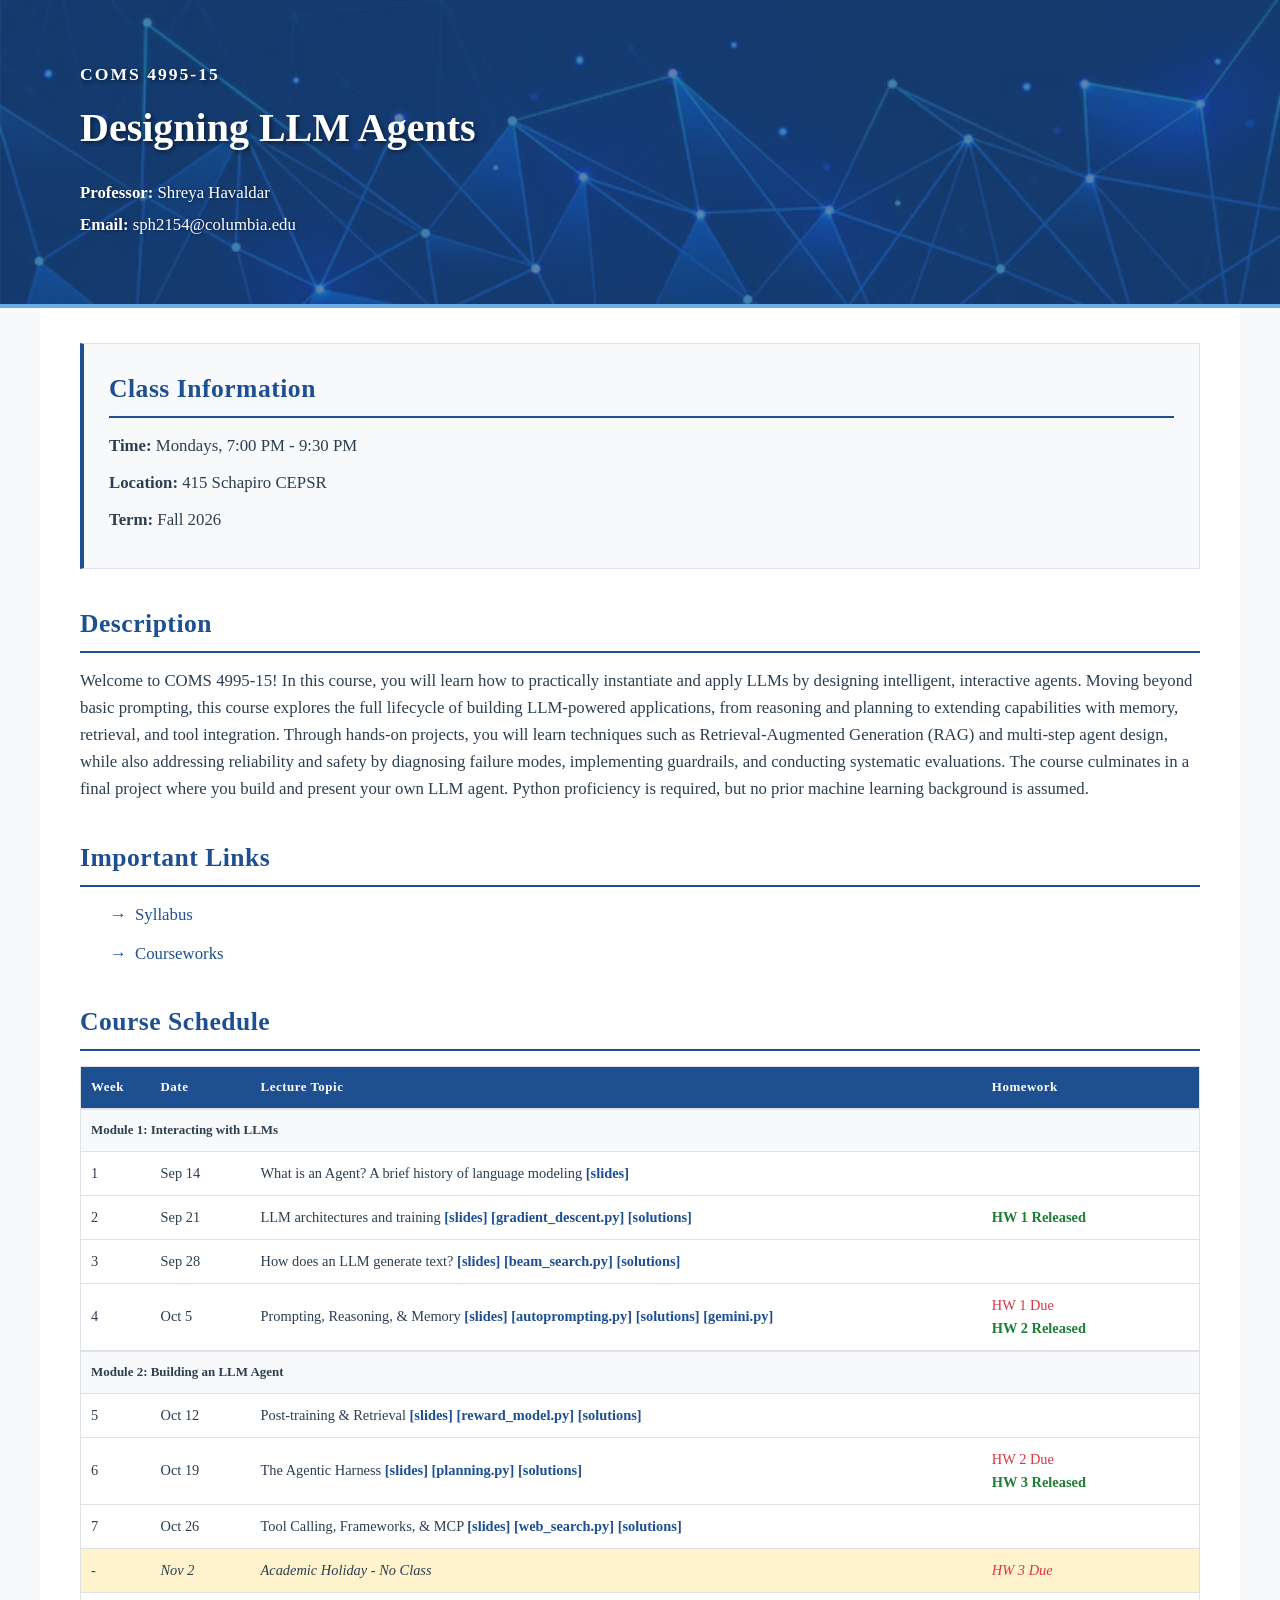
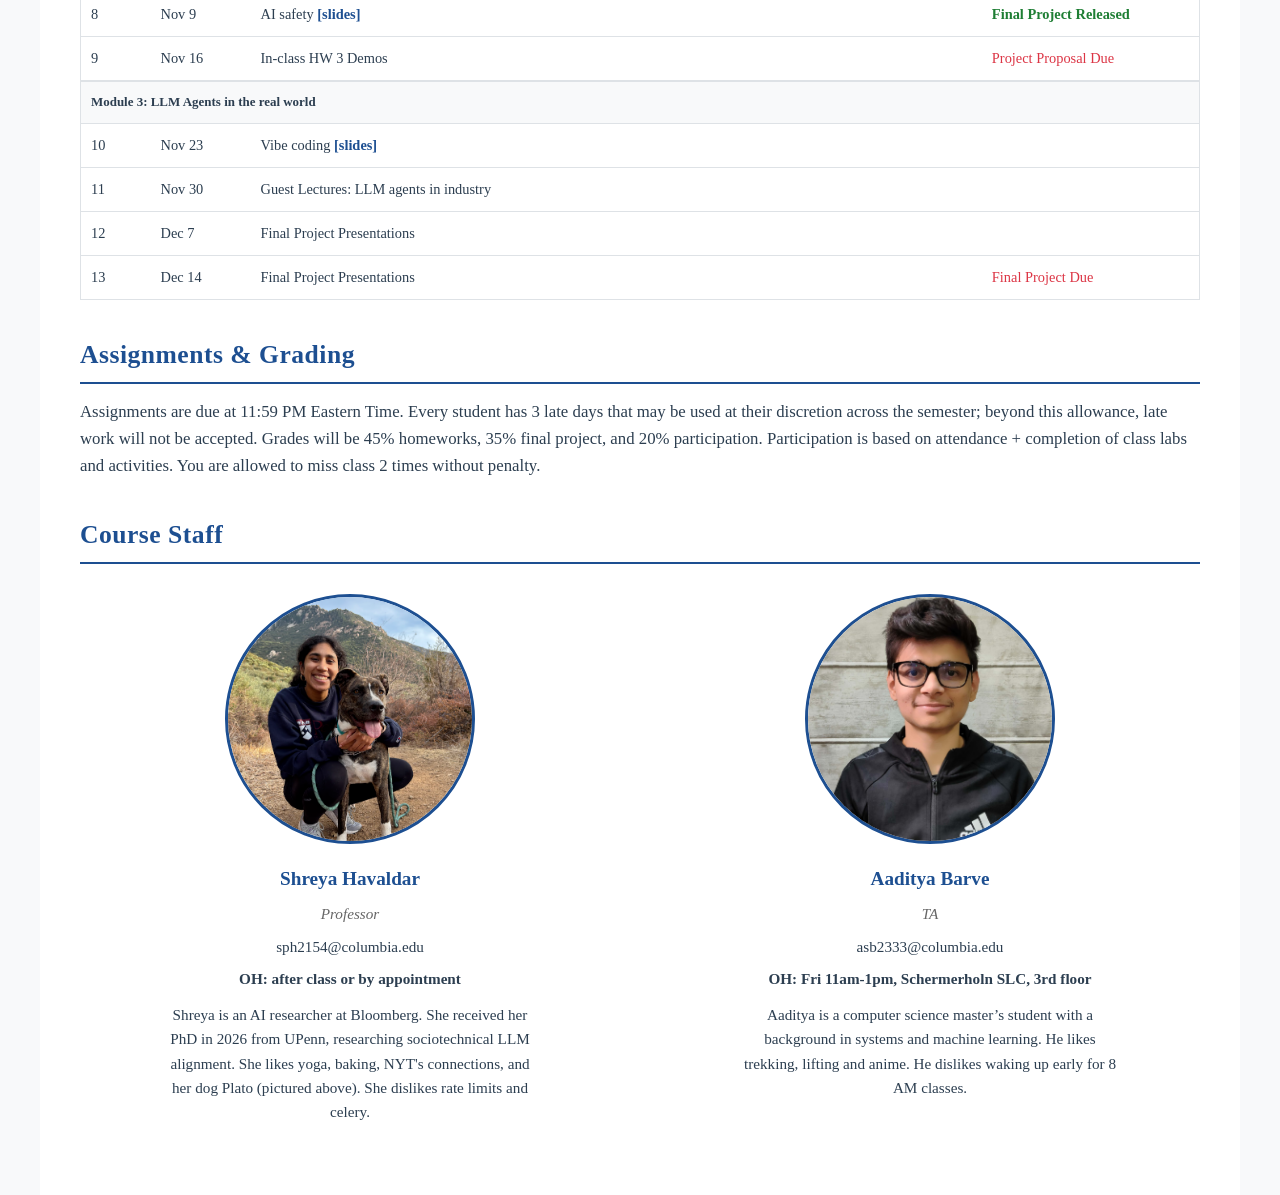
<file: index.html>
<!DOCTYPE html>
<html lang="en">
<head>
    <meta charset="UTF-8">
    <meta name="viewport" content="width=device-width, initial-scale=1.0">
    <title>Designing LLM Agents - COMS 4995-15 | Columbia University</title>
    <link rel="stylesheet" href="assets/styles.css">
    <style>

        .grading-grid {
            display: grid;
            grid-template-columns: repeat(3, 1fr);
            gap: 25px;
            margin-top: 25px;
        }

        .grading-item {
            background-color: #f8f9fa;
            padding: 25px;
            border: 1px solid #dee2e6;
            border-top: 4px solid #1D4F91;
            text-align: center;
        }

        .grading-item strong {
            display: block;
            font-size: 1.8em;
            color: #1D4F91;
            margin-bottom: 8px;
            font-weight: 700;
        }

        .module {
            background-color: #f8f9fa;
            padding: 20px;
            margin-bottom: 20px;
            border-radius: 8px;
            border-left: 4px solid #6CACE4;
        }

        .module h3 {
            margin-top: 0;
            color: #1D4F91;
        }

        .week {
            padding: 8px 0;
            padding-left: 20px;
            border-left: 2px solid #ddd;
            margin-left: 10px;
        }

        .assignment {
            background-color: #f8f9fa;
            padding: 20px;
            border-radius: 8px;
            border-left: 4px solid #6CACE4;
        }

        .assignment h3 {
            color: #1D4F91;
        }

        .assignment ul {
            margin-left: 20px;
        }

        .assignment li {
            margin-bottom: 8px;
        }

        .highlight {
            background-color: #fff3cd;
            padding: 15px;
            border-radius: 8px;
            margin: 15px 0;
        }

        .class-info {
            background-color: #f8f9fa;
            padding: 25px;
            border: 1px solid #dee2e6;
            border-left: 4px solid #1D4F91;
            margin-bottom: 30px;
        }

        .class-info p {
            margin-bottom: 10px;
            text-align: left;
            font-size: 1.05em;
        }

        .class-info h2 {
            margin-top: 0;
        }

        .table-wrapper {
            overflow-x: auto;
            -webkit-overflow-scrolling: touch;
            margin-top: 15px;
            width: 100%;
        }

        table {
            width: 100%;
            min-width: 600px;
            border-collapse: collapse;
            background-color: white;
            border: 1px solid #dee2e6;
            font-size: 0.9em;
        }

        th {
            background-color: #1D4F91;
            color: white;
            padding: 10px 10px;
            text-align: left;
            font-weight: 600;
            font-size: 0.9em;
            letter-spacing: 0.5px;
        }

        th:nth-child(1),
        td:nth-child(1) {
            width: 70px;
            min-width: 70px;
        }

        th:nth-child(2),
        td:nth-child(2) {
            width: 100px;
            min-width: 100px;
        }

        td {
            padding: 10px 10px;
            border-bottom: 1px solid #dee2e6;
            vertical-align: middle;
        }

        tbody tr:hover {
            background-color: #f8f9fa;
        }

        tbody tr:last-child td {
            border-bottom: none;
        }

        td a {
            color: #1D4F91;
            text-decoration: none;
            border-bottom: 1px solid transparent;
            transition: border-color 0.2s;
            font-weight: 600;
        }

        td a:hover {
            border-bottom-color: #1D4F91;
        }

        .hw-release {
            color: #1e7e34;
        }

        .hw-release a {
            color: #1e7e34;
            font-weight: 600;
        }

        .hw-due {
            color: #dc3545;
        }

        .spring-break {
            background-color: #fff3cd;
            font-style: italic;
        }

        .module-header {
            background-color: #f8f9fa;
            color: #2c3e50;
            font-weight: 600;
            font-size: 0.9em;
            padding: 8px 10px;
            border-top: 2px solid #dee2e6;
            border-bottom: 1px solid #dee2e6;
        }

        .module-header td {
            border-bottom: none;
        }

        #important-links ul {
            list-style: none;
            padding-left: 0;
            margin-top: 15px;
        }

        #important-links li {
            margin-bottom: 12px;
            padding-left: 25px;
            position: relative;
            font-size: 1.05em;
        }

        #important-links li:before {
            content: "→";
            color: #1D4F91;
            font-weight: bold;
            position: absolute;
            left: 0;
        }

        #important-links a {
            color: #1D4F91;
            text-decoration: none;
            border-bottom: 1px solid transparent;
            transition: border-color 0.2s;
        }

        #important-links a:hover {
            border-bottom-color: #1D4F91;
        }

        .staff-grid {
            display: grid;
            grid-template-columns: repeat(auto-fit, minmax(250px, 1fr));
            gap: 40px;
            margin-top: 30px;
        }

        .staff-member {
            text-align: center;
        }

        .staff-image {
            width: 250px;
            height: 250px;
            border-radius: 50%;
            object-fit: cover;
            margin: 0 auto 20px;
            display: block;
            border: 3px solid #1D4F91;
        }

        .staff-name {
            font-size: 1.2em;
            font-weight: 600;
            color: #1D4F91;
            margin-bottom: 8px;
        }

        .staff-name a {
            color: #1D4F91;
            text-decoration: none;
            transition: color 0.2s;
        }

        .staff-name a:hover {
            color: #6CACE4;
            text-decoration: underline;
        }

        .staff-role {
            font-size: 0.95em;
            color: #666;
            margin-bottom: 8px;
            font-style: italic;
        }

        .staff-email {
            font-size: 0.95em;
            color: #2c3e50;
            margin-bottom: 8px;
        }

        .staff-hours {
            font-size: 0.95em;
            color: #2c3e50;
            margin-bottom: 12px;
        }

        .staff-bio {
            font-size: 0.95em;
            color: #2c3e50;
            line-height: 1.6;
            text-align: center;
            padding: 0 10px;
            max-width: 400px;
            margin: 0 auto;
        }
    </style>
</head>
<body>
    <header>
    <div class="header-content">
            <div class="course-number">COMS 4995-15</div>
            <h1>Designing LLM Agents</h1>
            <div class="professor">
                <p><strong>Professor:</strong> Shreya Havaldar</p>
                <p><strong>Email:</strong> sph2154@columbia.edu</p>
            </div>
        </div>
    </header>

    <div class="container">
        <div class="main-content">
        <section id="class-info">
            <div class="class-info">
                <h2>Class Information</h2>
                <p><strong>Time:</strong> Mondays, 7:00 PM - 9:30 PM</p>
                <p><strong>Location:</strong> 415 Schapiro CEPSR</p>
                <p><strong>Term:</strong> Fall 2026</p>
            </div>
        </section>

        <section id="description">
            <h2>Description</h2>
            <p>Welcome to COMS 4995-15! In this course, you will learn how to practically instantiate and apply LLMs by designing intelligent, interactive agents. Moving beyond basic prompting, this course explores the full lifecycle of building LLM-powered applications, from reasoning and planning to extending capabilities with memory, retrieval, and tool integration. Through hands-on projects, you will learn techniques such as Retrieval-Augmented Generation (RAG) and multi-step agent design, while also addressing reliability and safety by diagnosing failure modes, implementing guardrails, and conducting systematic evaluations. The course culminates in a final project where you build and present your own LLM agent. Python proficiency is required, but no prior machine learning background is assumed.</p>
        </section>

        <section id="important-links">
            <h2>Important Links</h2>
            <ul>
                <li><a href="syllabus.html">Syllabus</a></li>
                <li><a href="https://courseworks2.columbia.edu/courses/258235">Courseworks</a></li>
            </ul>
        </section>

        <section id="schedule">
            <h2>Course Schedule</h2>
            
            <div class="table-wrapper">
            <table>
                <thead>
                    <tr>
                        <th>Week</th>
                        <th>Date</th>
                        <th>Lecture Topic</th>
                        <th>Homework</th>
                    </tr>
                </thead>
                <tbody>
                    <tr class="module-header">
                        <td colspan="4">Module 1: Interacting with LLMs</td>
                    </tr>
                    <tr>
                        <td>1</td>
                        <td>Sep 14</td>
                        <td>What is an Agent? A brief history of language modeling <a href="assets/lecture_slides/week1.pdf">[slides]</a></td>
                        <td></td>
                    </tr>
                    <tr>
                        <td>2</td>
                        <td>Sep 21</td>
                        <td>LLM architectures and training <a href="assets/lecture_slides/week2.pdf">[slides]</a> <a href="activities/gradient_descent.py">[gradient_descent.py]</a> <a href="activities/gradient_descent_solutions.py">[solutions]</a></td>
                        <td><span class="hw-release"><a href="HW1.html">HW 1 Released</a></span></td>
                    </tr>
                    <tr>
                        <td>3</td>
                        <td>Sep 28</td>
                        <td>How does an LLM generate text? <a href="assets/lecture_slides/week3.pdf">[slides]</a> <a href="activities/beam_search.py">[beam_search.py]</a> <a href="activities/beam_search_solutions.py">[solutions]</a></td>
                        <td></td>
                    </tr>
                    <tr>
                        <td>4</td>
                        <td>Oct 5</td>
                        <td>Prompting, Reasoning, &amp; Memory <a href="assets/lecture_slides/week4.pdf">[slides]</a> <a href="activities/autoprompting.py">[autoprompting.py]</a> <a href="activities/autoprompting_solutions.py">[solutions]</a> <a href="activities/gemini.py">[gemini.py]</a></td>
                        <td><span class="hw-due">HW 1 Due</span><br><span class="hw-release"><a href="HW2.html">HW 2 Released</a></span></td>
                    </tr>
                    <tr class="module-header">
                        <td colspan="4">Module 2: Building an LLM Agent</td>
                    </tr>
                    <tr>
                        <td>5</td>
                        <td>Oct 12</td>
                        <td>Post-training &amp; Retrieval <a href="assets/lecture_slides/week5.pdf">[slides]</a> <a href="activities/reward_model.py">[reward_model.py]</a> <a href="activities/reward_model_solutions.py">[solutions]</a></td>
                        <td></td>
                    </tr>
                    <tr>
                        <td>6</td>
                        <td>Oct 19</td>
                        <td>The Agentic Harness <a href="assets/lecture_slides/week6.pdf">[slides]</a> <a href="activities/planning.py">[planning.py]</a> <a href="activities/planning_answers.py">[solutions]</a></td>
                        <td><span class="hw-due">HW 2 Due</span><br><span class="hw-release"><a href="HW3.html">HW 3 Released</a></span></td>
                    </tr>
                    <tr>
                        <td>7</td>
                        <td>Oct 26</td>
                        <td>Tool Calling, Frameworks, &amp; MCP <a href="assets/lecture_slides/week7.pdf">[slides]</a> <a href="activities/web_search.py">[web_search.py]</a> <a href="activities/web_search_solutions.py">[solutions]</a></td>
                        <td></td>
                    </tr>
                    <tr class="spring-break">
                        <td>-</td>
                        <td>Nov 2</td>
                        <td>Academic Holiday - No Class</td>
                        <td><span class="hw-due">HW 3 Due</span></td>
                    </tr>
                    <tr>
                        <td>8</td>
                        <td>Nov 9</td>
                        <td>AI safety <a href="assets/lecture_slides/week9.pdf">[slides]</a></td>
                        <td><span class="hw-release"><a href="project.html">Final Project Released</a></span></td>
                    </tr>
                    <tr>
                        <td>9</td>
                        <td>Nov 16</td>
                        <td>In-class HW 3 Demos</td>
                        <td><span class="hw-due">Project Proposal Due</span><br></td>
                    </tr>
                    <tr class="module-header">
                        <td colspan="4">Module 3: LLM Agents in the real world</td>
                    </tr>
                    <tr>
                        <td>10</td>
                        <td>Nov 23</td>
                        <td>Vibe coding <a href="assets/lecture_slides/week10.pdf">[slides]</a></td>
                        <td></td>
                    </tr>
                    <tr>
                        <td>11</td>
                        <td>Nov 30</td>
                        <td>Guest Lectures: LLM agents in industry</td>
                        <td></td>
                    </tr>
                    <tr>
                        <td>12</td>
                        <td>Dec 7</td>
                        <td>Final Project Presentations</td>
                        <td></td>
                    </tr>
                    <tr>
                        <td>13</td>
                        <td>Dec 14</td>
                        <td>Final Project Presentations</td>
                        <td><span class="hw-due">Final Project Due</span></td>
                    </tr>
                </tbody>
            </table>
            </div>
        </section>

        <section id="policies">
            <h2>Assignments & Grading</h2>
            <p>Assignments are due at 11:59 PM Eastern Time. Every student has 3 late days that may be used at their discretion across the semester; beyond this allowance, late work will not be accepted. Grades will be 45% homeworks, 35% final project, and 20% participation. Participation is based on attendance + completion of class labs and activities. You are allowed to miss class 2 times without penalty.</p>
        </section>

        <section id="staff">
            <h2>Course Staff</h2>
            <div class="staff-grid">
                <div class="staff-member">
                    <img src="assets/images/shreya-havaldar.png" alt="Shreya Havaldar" class="staff-image">
                    <div class="staff-name"><a href="https://shreyahavaldar.com/" target="_blank">Shreya Havaldar</a></div>
                    <div class="staff-role">Professor</div>
                    <div class="staff-email">sph2154@columbia.edu</div>
                    <div class="staff-hours"><strong>OH: after class or by appointment</strong></div>
                    <div class="staff-bio">Shreya is an AI researcher at Bloomberg. She received her PhD in 2026 from UPenn, researching sociotechnical LLM alignment. She likes yoga, baking, NYT's connections, and her dog Plato (pictured above). She dislikes rate limits and celery.</div>
                </div>
                <div class="staff-member">
                    <img src="assets/images/aaditya.jpg" alt="Aaditya Barve" class="staff-image">
                    <div class="staff-name"><a href="https://www.linkedin.com/in/aadityabarve" target="_blank">Aaditya Barve</a></div>
                    <div class="staff-role">TA</div>
                    <div class="staff-email">asb2333@columbia.edu</div>
                    <div class="staff-hours"><strong>OH: Fri 11am-1pm, Schermerholn SLC, 3rd floor</strong></div>
                    <div class="staff-bio">Aaditya is a computer science master’s student with a background in systems and machine learning. He likes trekking, lifting and anime. He dislikes waking up early for 8 AM classes.</div>
                </div>
            </div>
        </section>
        </div>
    </div>
</body>
</html>
</file>
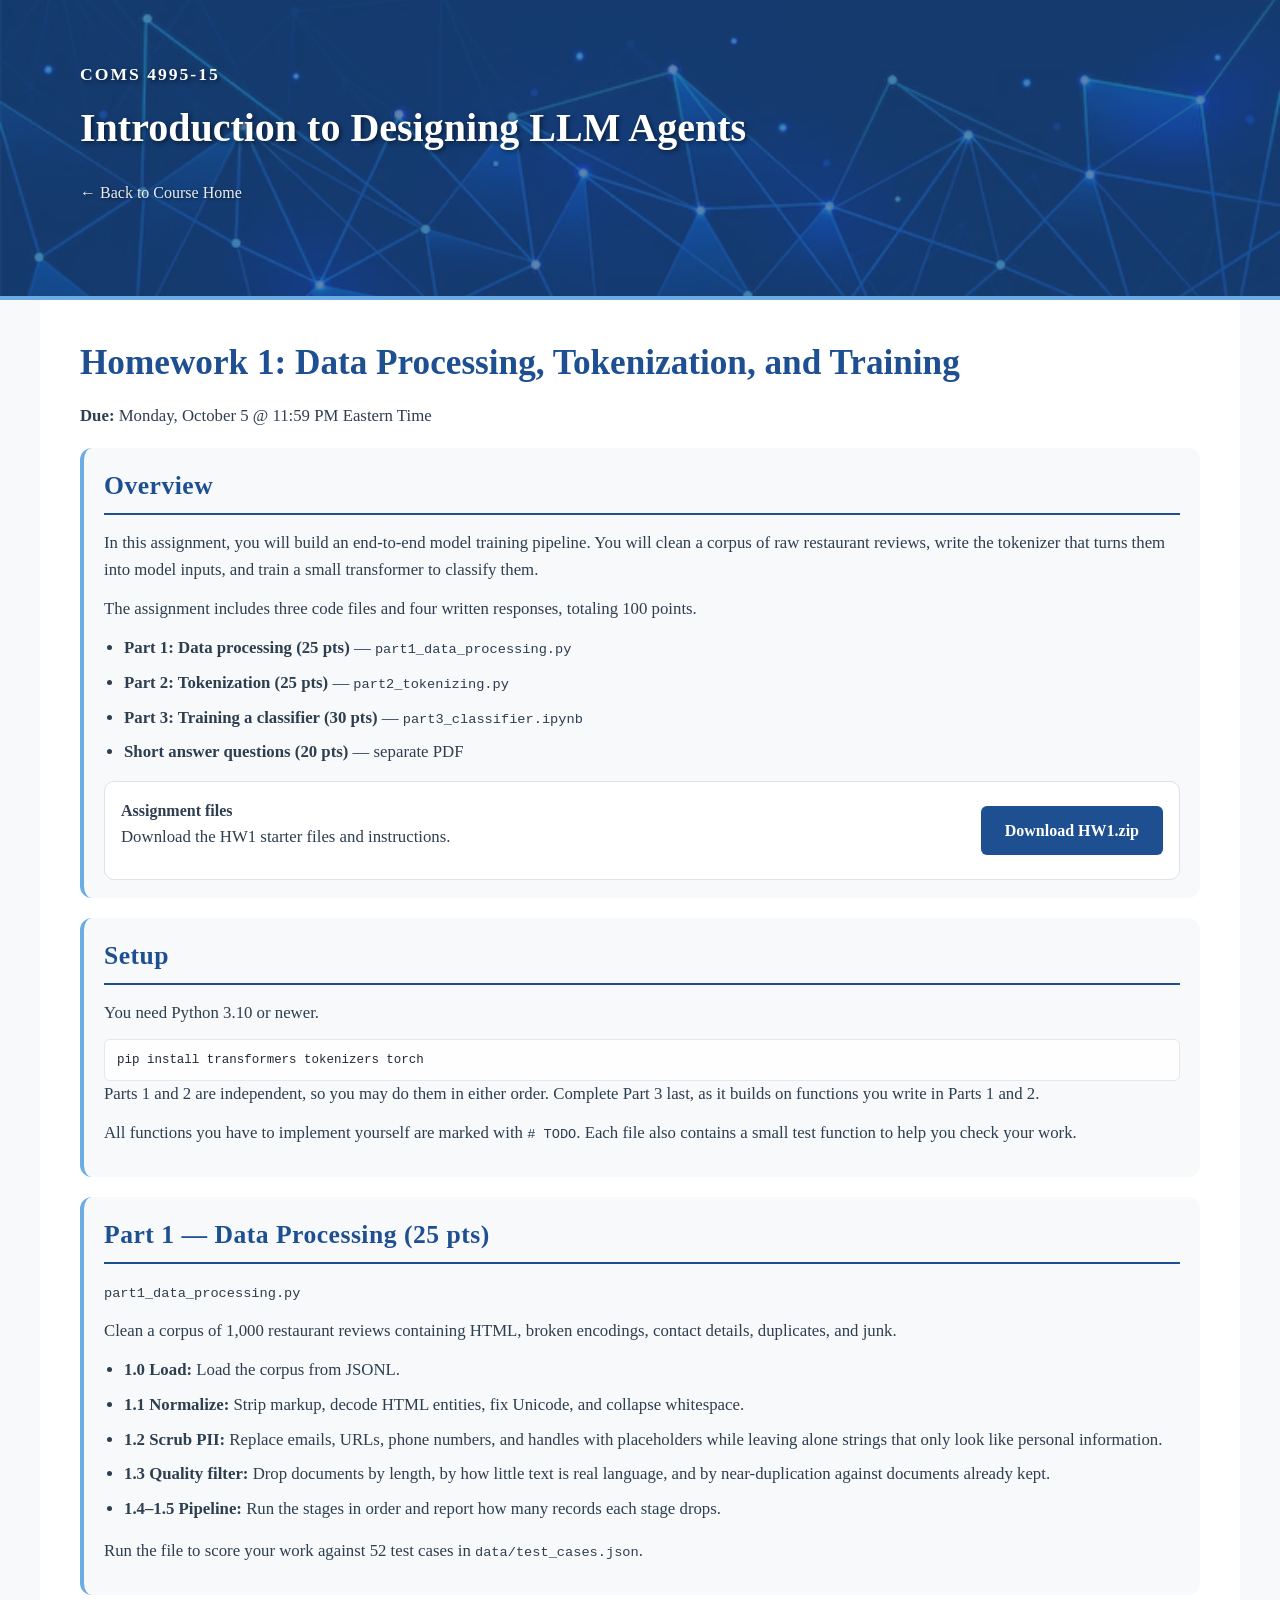
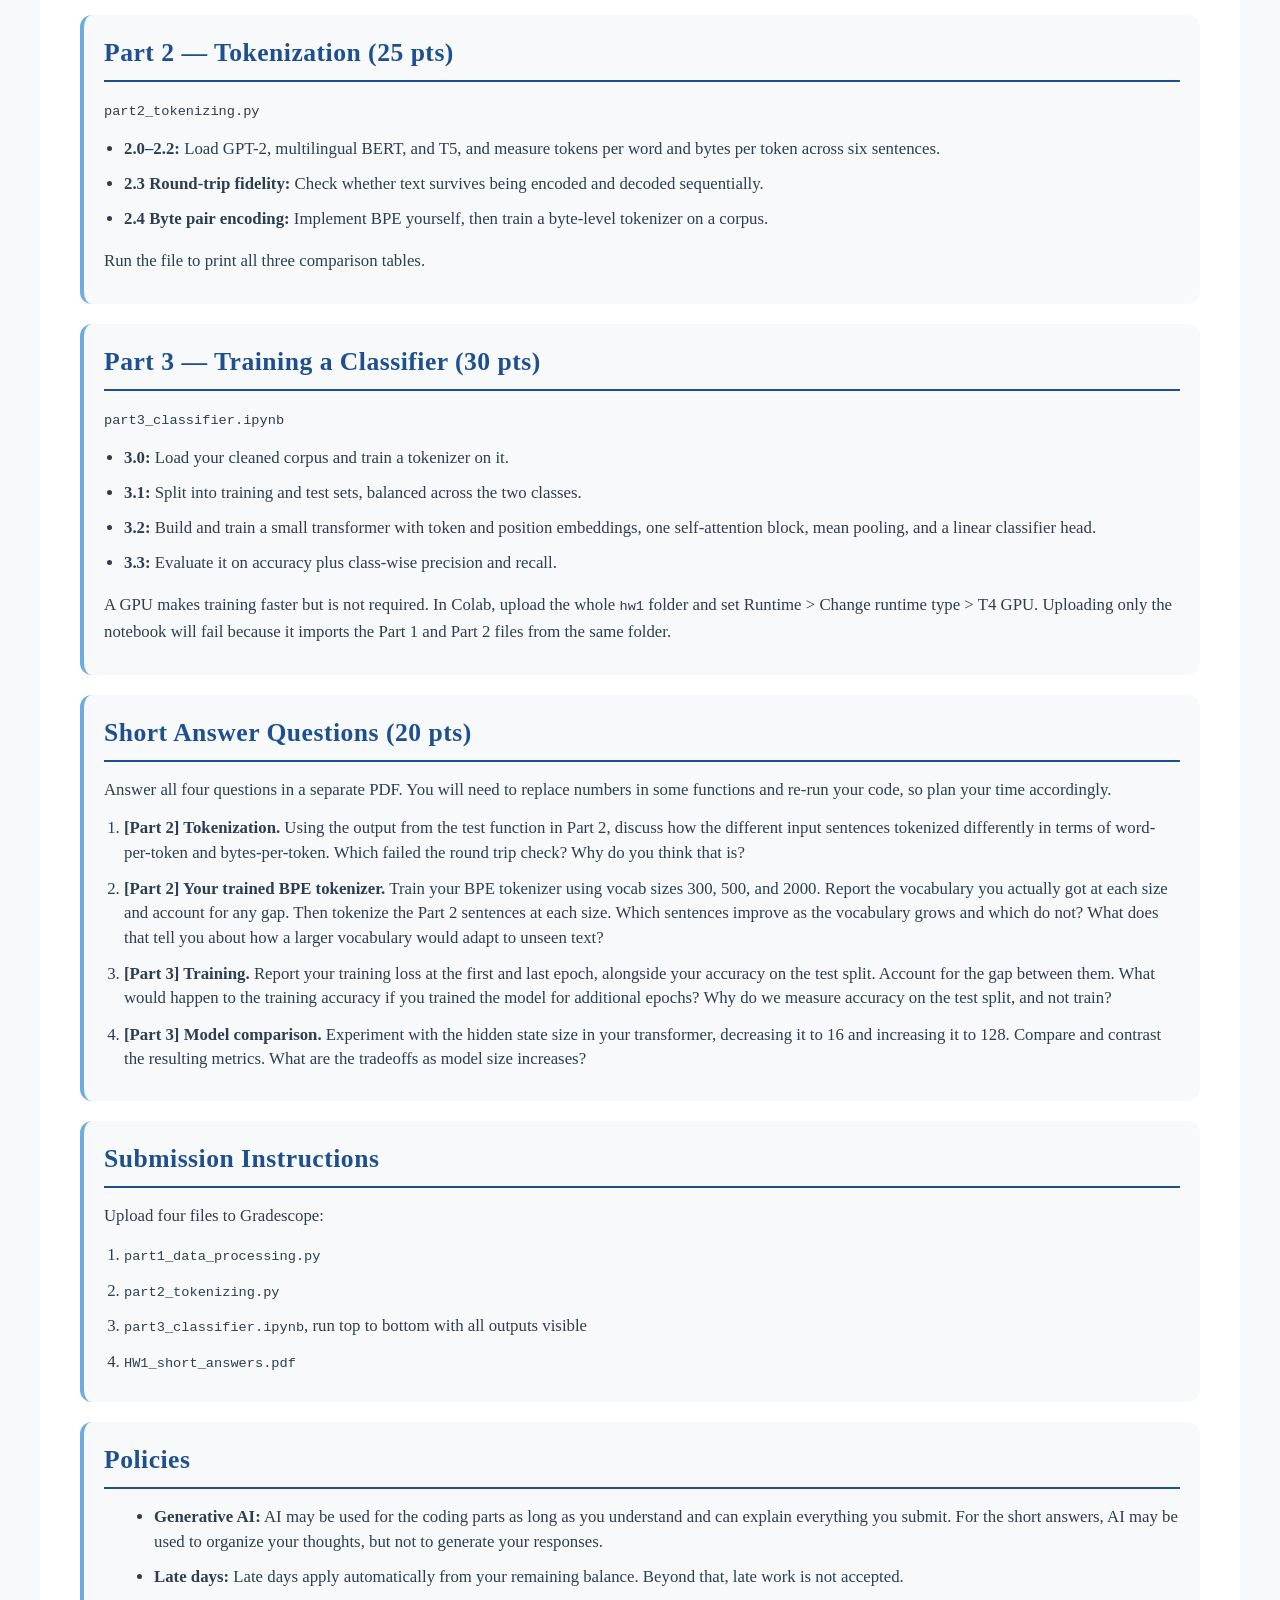
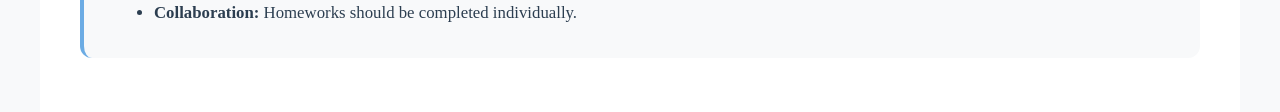
<file: HW1.html>
<!DOCTYPE html>
<html lang="en">
<head>
    <meta charset="UTF-8">
    <meta name="viewport" content="width=device-width, initial-scale=1.0">
    <title>HW 1 – Data Processing, Tokenization, and Training</title>
    <link rel="stylesheet" href="assets/styles.css">
    <style>
        .overview, .short-answers, .submission-card {
            background-color: #f8f9fa;
            padding: 18px 20px;
            border-radius: 12px;
            border-left: 4px solid #6CACE4;
            margin-bottom: 20px;
        }

        .main-content h1 {
            margin-bottom: 8px;
            font-size: 2.2rem;
            text-shadow: none;
            color: #1D4F91;
        }

        .overview ul {
            margin-top: 10px;
            margin-left: 20px;
        }

        .download-card {
            background-color: #fff;
            border: 1px solid #dee2e6;
            border-radius: 10px;
            padding: 16px;
            display: flex;
            align-items: center;
            justify-content: space-between;
            flex-wrap: wrap;
            gap: 12px;
            margin-top: 15px;
        }

        .download-card a {
            background-color: #1D4F91;
            color: #fff;
            padding: 12px 24px;
            border-radius: 6px;
            text-decoration: none;
            font-weight: 600;
        }

        .download-card a:hover {
            opacity: 0.9;
        }

        .short-answers ol {
            padding-left: 20px;
        }

        .short-answers li {
            margin-bottom: 12px;
            line-height: 1.45;
        }

        .helper-block {
            margin-top: 10px;
            padding: 12px 16px;
            border-left: 3px solid #e5e7eb;
            background-color: #fff;
            border: 1px solid #edeff2;
            border-radius: 8px;
        }

        .helper-block-label {
            font-weight: 600;
            margin-bottom: 6px;
            color: #1D4F91;
        }

        .code-block {
            background-color: #fefefe;
            color: #1f2933;
            border: 1px solid #e5e7eb;
            padding: 12px;
            border-radius: 6px;
            font-family: "SFMono-Regular", Consolas, "Lucida Console", monospace;
            font-size: 0.78rem;
            line-height: 1.35;
            overflow-x: auto;
            margin-top: 10px;
        }

        .submission-card ul {
            margin-top: 10px;
            padding-left: 20px;
        }

        .submission-card ol {
            margin-top: 10px;
            padding-left: 20px;
        }

        .submission-card li {
            margin-bottom: 10px;
            line-height: 1.5;
        }
    </style>
</head>
<body>
    <header>
        <div class="header-content">
            <div class="course-number">COMS 4995-15</div>
            <h1>Introduction to Designing LLM Agents</h1>
            <div class="nav-link">
                <a href="index.html">← Back to Course Home</a>
            </div>
        </div>
    </header>

    <div class="container">
        <div class="main-content">
            <h1 style="margin-bottom: 12px;">Homework 1: Data Processing, Tokenization, and Training</h1>
            <p style="margin: 0 0 18px 0;"><strong>Due:</strong> Monday, October 5 @ 11:59 PM Eastern Time</p>

            <section class="overview">
                <h2>Overview</h2>
                <p>In this assignment, you will build an end-to-end model training pipeline. You will clean a corpus of raw restaurant reviews, write the tokenizer that turns them into model inputs, and train a small transformer to classify them.</p>
                <p>The assignment includes three code files and four written responses, totaling 100 points.</p>
                <ul>
                    <li><strong>Part 1: Data processing (25 pts)</strong> — <code>part1_data_processing.py</code></li>
                    <li><strong>Part 2: Tokenization (25 pts)</strong> — <code>part2_tokenizing.py</code></li>
                    <li><strong>Part 3: Training a classifier (30 pts)</strong> — <code>part3_classifier.ipynb</code></li>
                    <li><strong>Short answer questions (20 pts)</strong> — separate PDF</li>
                </ul>
                <div class="download-card">
                    <div>
                        <strong>Assignment files</strong>
                        <p>Download the HW1 starter files and instructions.</p>
                    </div>
                    <a href="assets/HW1.zip" download>Download HW1.zip</a>
                </div>
            </section>

            <section class="overview">
                <h2>Setup</h2>
                <p>You need Python 3.10 or newer.</p>
                <div class="code-block"><pre><code>pip install transformers tokenizers torch</code></pre></div>
                <p>Parts 1 and 2 are independent, so you may do them in either order. Complete Part 3 last, as it builds on functions you write in Parts 1 and 2.</p>
                <p>All functions you have to implement yourself are marked with <code># TODO</code>. Each file also contains a small test function to help you check your work.</p>
            </section>

            <section class="overview">
                <h2>Part 1 — Data Processing (25 pts)</h2>
                <p><code>part1_data_processing.py</code></p>
                <p>Clean a corpus of 1,000 restaurant reviews containing HTML, broken encodings, contact details, duplicates, and junk.</p>
                <ul>
                    <li><strong>1.0 Load:</strong> Load the corpus from JSONL.</li>
                    <li><strong>1.1 Normalize:</strong> Strip markup, decode HTML entities, fix Unicode, and collapse whitespace.</li>
                    <li><strong>1.2 Scrub PII:</strong> Replace emails, URLs, phone numbers, and handles with placeholders while leaving alone strings that only look like personal information.</li>
                    <li><strong>1.3 Quality filter:</strong> Drop documents by length, by how little text is real language, and by near-duplication against documents already kept.</li>
                    <li><strong>1.4–1.5 Pipeline:</strong> Run the stages in order and report how many records each stage drops.</li>
                </ul>
                <p>Run the file to score your work against 52 test cases in <code>data/test_cases.json</code>.</p>
            </section>

            <section class="overview">
                <h2>Part 2 — Tokenization (25 pts)</h2>
                <p><code>part2_tokenizing.py</code></p>
                <ul>
                    <li><strong>2.0–2.2:</strong> Load GPT-2, multilingual BERT, and T5, and measure tokens per word and bytes per token across six sentences.</li>
                    <li><strong>2.3 Round-trip fidelity:</strong> Check whether text survives being encoded and decoded sequentially.</li>
                    <li><strong>2.4 Byte pair encoding:</strong> Implement BPE yourself, then train a byte-level tokenizer on a corpus.</li>
                </ul>
                <p>Run the file to print all three comparison tables.</p>
            </section>

            <section class="overview">
                <h2>Part 3 — Training a Classifier (30 pts)</h2>
                <p><code>part3_classifier.ipynb</code></p>
                <ul>
                    <li><strong>3.0:</strong> Load your cleaned corpus and train a tokenizer on it.</li>
                    <li><strong>3.1:</strong> Split into training and test sets, balanced across the two classes.</li>
                    <li><strong>3.2:</strong> Build and train a small transformer with token and position embeddings, one self-attention block, mean pooling, and a linear classifier head.</li>
                    <li><strong>3.3:</strong> Evaluate it on accuracy plus class-wise precision and recall.</li>
                </ul>
                <p>A GPU makes training faster but is not required. In Colab, upload the whole <code>hw1</code> folder and set Runtime &gt; Change runtime type &gt; T4 GPU. Uploading only the notebook will fail because it imports the Part 1 and Part 2 files from the same folder.</p>
            </section>

            <section class="short-answers">
                <h2>Short Answer Questions (20 pts)</h2>
                <p>Answer all four questions in a separate PDF. You will need to replace numbers in some functions and re-run your code, so plan your time accordingly.</p>
                <ol>
                    <li><strong>[Part 2] Tokenization.</strong> Using the output from the test function in Part 2, discuss how the different input sentences tokenized differently in terms of word-per-token and bytes-per-token. Which failed the round trip check? Why do you think that is?</li>
                    <li><strong>[Part 2] Your trained BPE tokenizer.</strong> Train your BPE tokenizer using vocab sizes 300, 500, and 2000. Report the vocabulary you actually got at each size and account for any gap. Then tokenize the Part 2 sentences at each size. Which sentences improve as the vocabulary grows and which do not? What does that tell you about how a larger vocabulary would adapt to unseen text?</li>
                    <li><strong>[Part 3] Training.</strong> Report your training loss at the first and last epoch, alongside your accuracy on the test split. Account for the gap between them. What would happen to the training accuracy if you trained the model for additional epochs? Why do we measure accuracy on the test split, and not train?</li>
                    <li><strong>[Part 3] Model comparison.</strong> Experiment with the hidden state size in your transformer, decreasing it to 16 and increasing it to 128. Compare and contrast the resulting metrics. What are the tradeoffs as model size increases?</li>
                </ol>
            </section>

            <section class="submission-card">
                <h2>Submission Instructions</h2>
                <p>Upload four files to Gradescope:</p>
                <ol>
                    <li><code>part1_data_processing.py</code></li>
                    <li><code>part2_tokenizing.py</code></li>
                    <li><code>part3_classifier.ipynb</code>, run top to bottom with all outputs visible</li>
                    <li><code>HW1_short_answers.pdf</code></li>
                </ol>
            </section>

            <section class="submission-card">
                <h2>Policies</h2>
                <ul>
                    <li><strong>Generative AI:</strong> AI may be used for the coding parts as long as you understand and can explain everything you submit. For the short answers, AI may be used to organize your thoughts, but not to generate your responses.</li>
                    <li><strong>Late days:</strong> Late days apply automatically from your remaining balance. Beyond that, late work is not accepted.</li>
                    <li><strong>Collaboration:</strong> Homeworks should be completed individually.</li>
                </ul>
            </section>
        </div>
    </div>
</body>
</html>
</file>
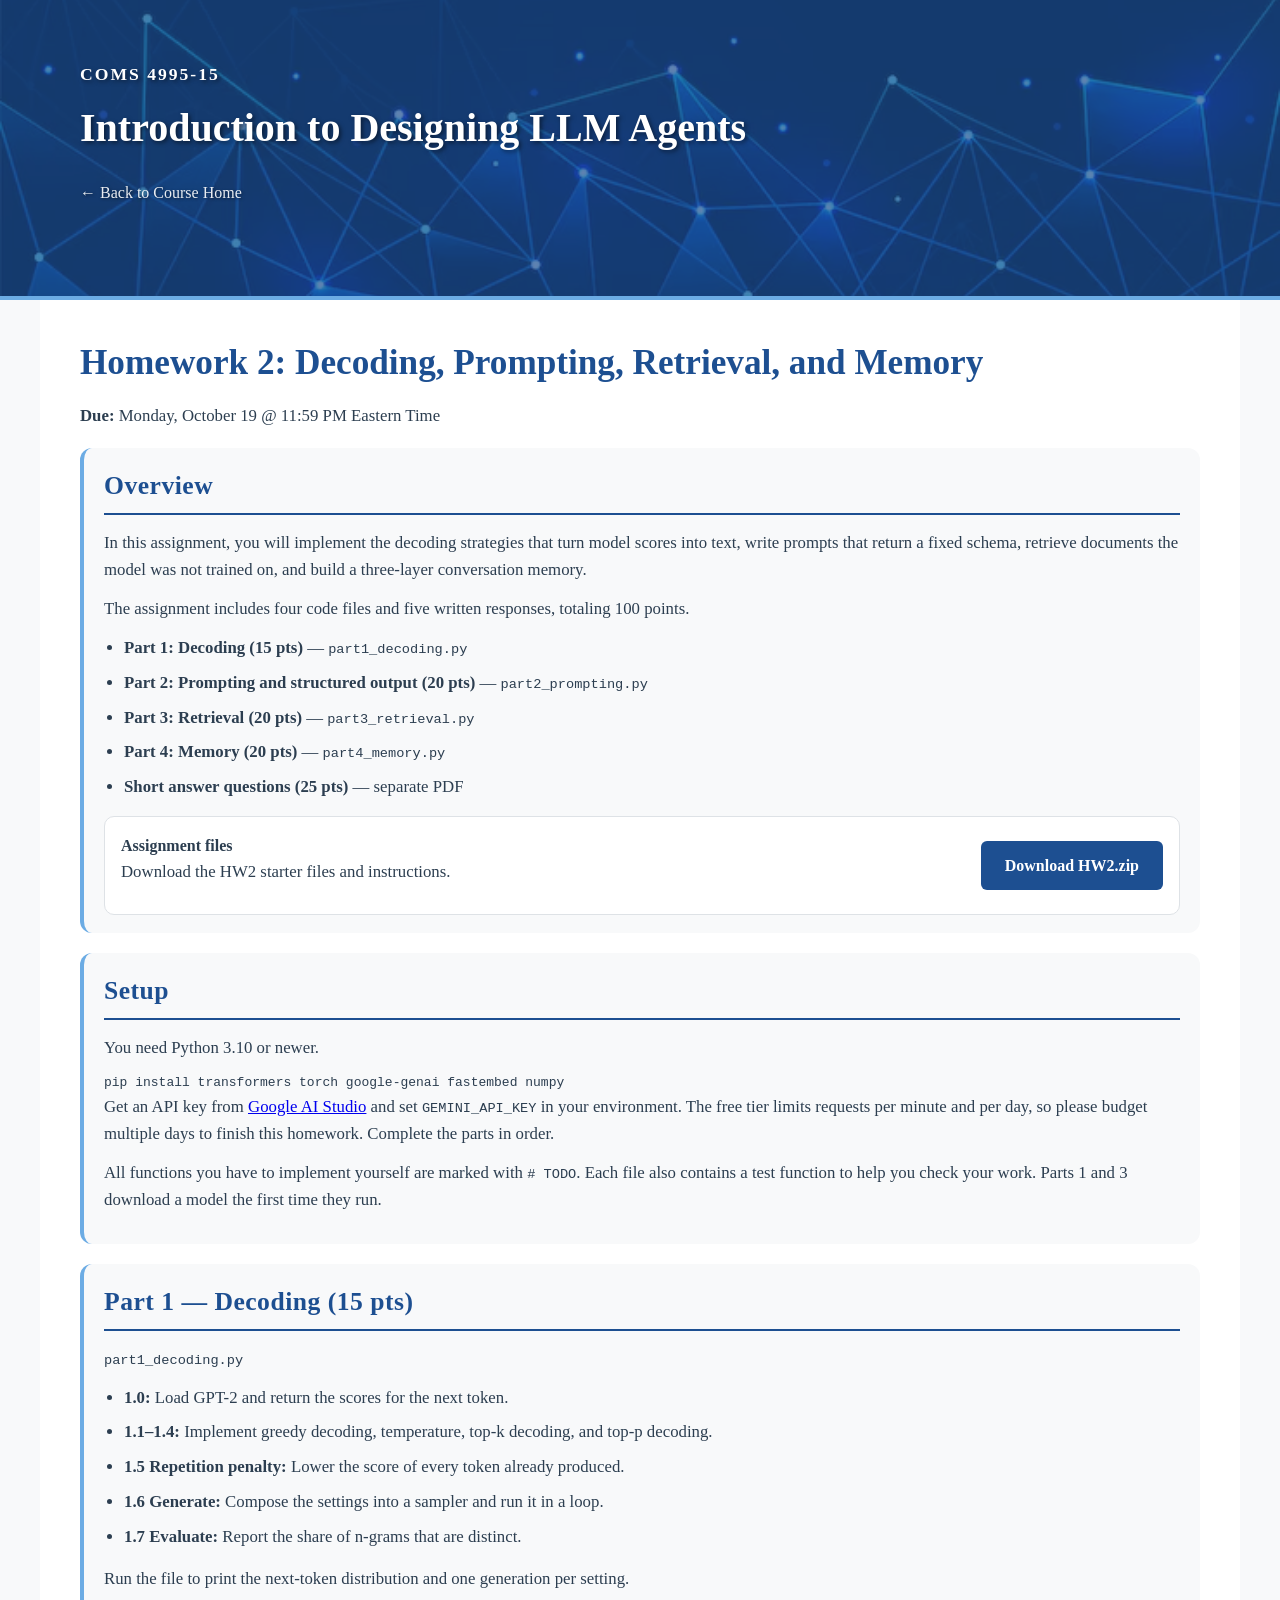
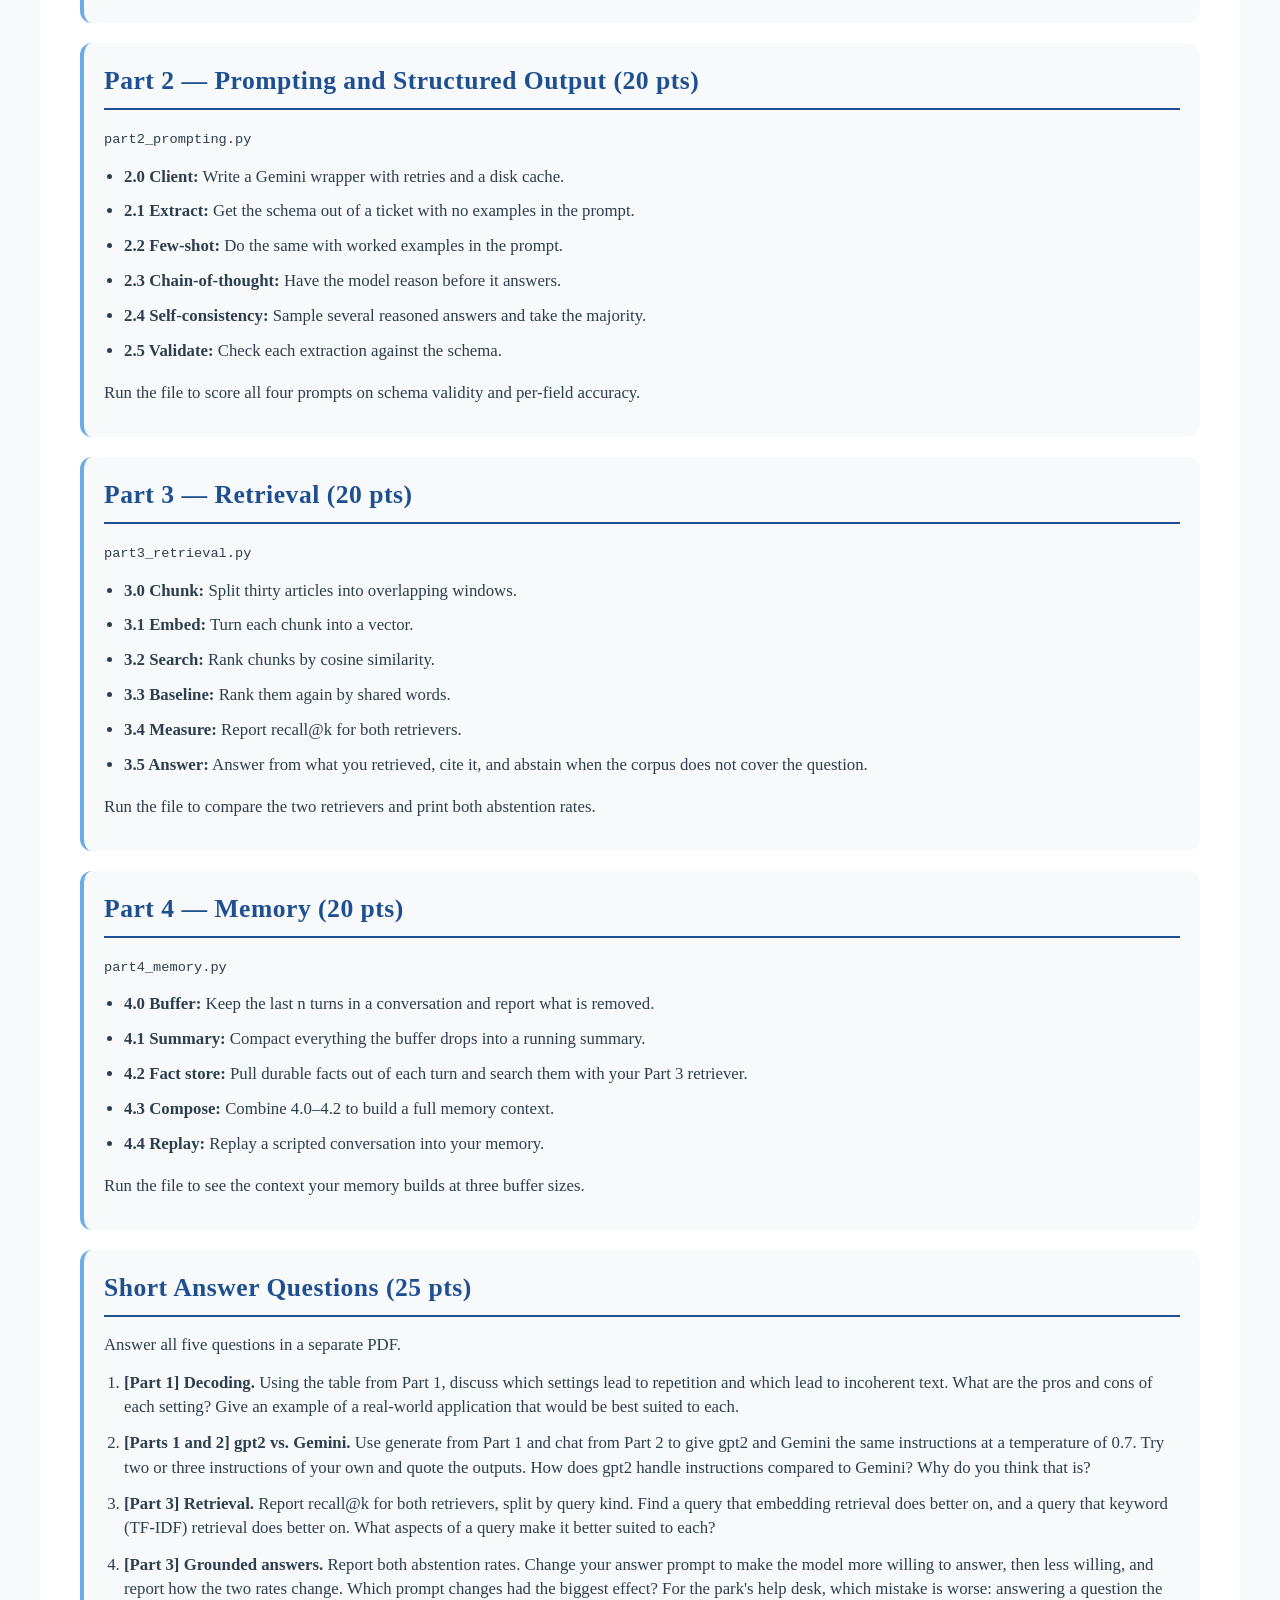
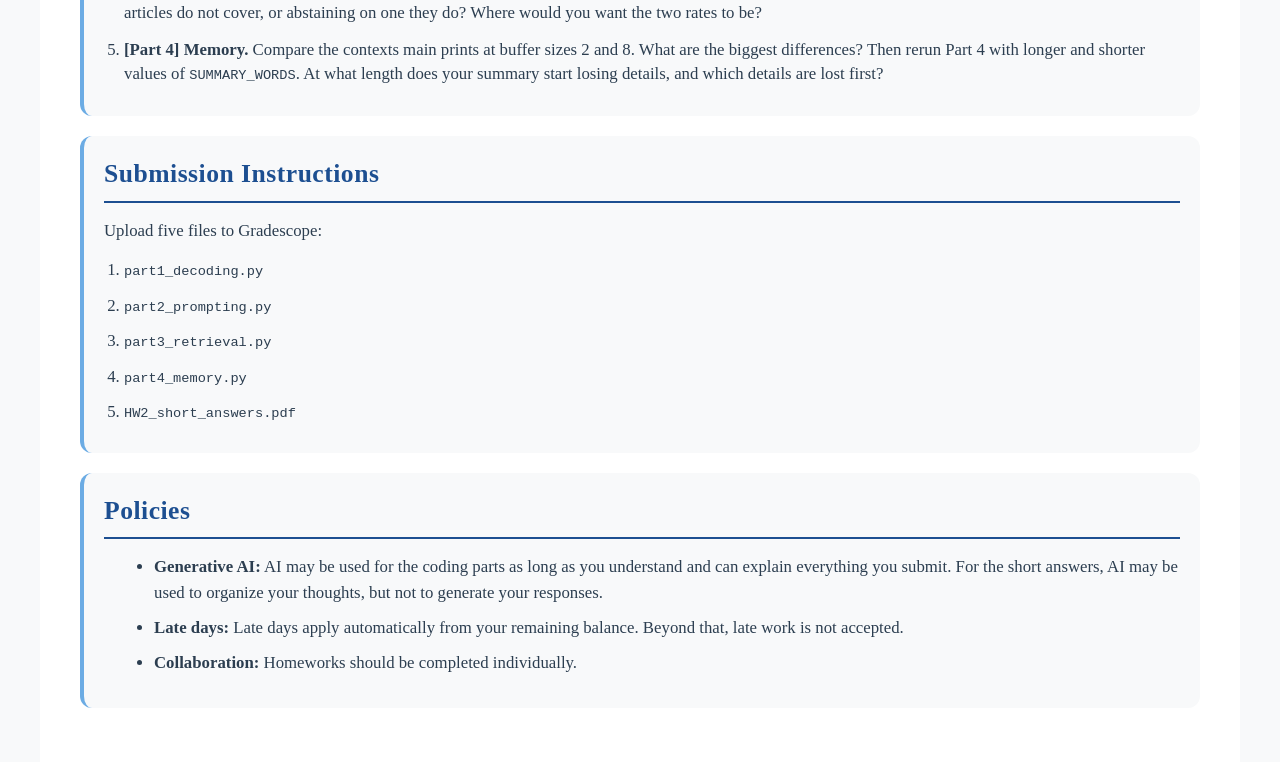
<file: HW2.html>
<!DOCTYPE html>
<html lang="en">
<head>
    <meta charset="UTF-8">
    <meta name="viewport" content="width=device-width, initial-scale=1.0">
    <title>HW 2 – Decoding, Prompting, Retrieval, and Memory</title>
    <link rel="stylesheet" href="assets/styles.css">
    <style>
        .overview, .short-answers, .submission-card {
            background-color: #f8f9fa;
            padding: 18px 20px;
            border-radius: 12px;
            border-left: 4px solid #6CACE4;
            margin-bottom: 20px;
        }

        .main-content h1 {
            margin-bottom: 8px;
            font-size: 2.2rem;
            text-shadow: none;
            color: #1D4F91;
        }

        .overview ul {
            margin-top: 10px;
            margin-left: 20px;
        }

        .download-card {
            background-color: #fff;
            border: 1px solid #dee2e6;
            border-radius: 10px;
            padding: 16px;
            display: flex;
            align-items: center;
            justify-content: space-between;
            flex-wrap: wrap;
            gap: 12px;
            margin-top: 15px;
        }

        .download-card a {
            background-color: #1D4F91;
            color: #fff;
            padding: 12px 24px;
            border-radius: 6px;
            text-decoration: none;
            font-weight: 600;
        }

        .download-card a:hover {
            opacity: 0.9;
        }

        .short-answers ol {
            padding-left: 20px;
        }

        .short-answers li {
            margin-bottom: 12px;
            line-height: 1.45;
        }

        .submission-card ul {
            margin-top: 10px;
            padding-left: 20px;
        }

        .submission-card ol {
            margin-top: 10px;
            padding-left: 20px;
        }

        .submission-card li {
            margin-bottom: 10px;
            line-height: 1.5;
        }
    </style>
</head>
<body>
    <header>
        <div class="header-content">
            <div class="course-number">COMS 4995-15</div>
            <h1>Introduction to Designing LLM Agents</h1>
            <div class="nav-link">
                <a href="index.html">← Back to Course Home</a>
            </div>
        </div>
    </header>

    <div class="container">
        <div class="main-content">
            <h1 style="margin-bottom: 12px;">Homework 2: Decoding, Prompting, Retrieval, and Memory</h1>
            <p style="margin: 0 0 18px 0;"><strong>Due:</strong> Monday, October 19 @ 11:59 PM Eastern Time</p>

            <section class="overview">
                <h2>Overview</h2>
                <p>In this assignment, you will implement the decoding strategies that turn model scores into text, write prompts that return a fixed schema, retrieve documents the model was not trained on, and build a three-layer conversation memory.</p>
                <p>The assignment includes four code files and five written responses, totaling 100 points.</p>
                <ul>
                    <li><strong>Part 1: Decoding (15 pts)</strong> — <code>part1_decoding.py</code></li>
                    <li><strong>Part 2: Prompting and structured output (20 pts)</strong> — <code>part2_prompting.py</code></li>
                    <li><strong>Part 3: Retrieval (20 pts)</strong> — <code>part3_retrieval.py</code></li>
                    <li><strong>Part 4: Memory (20 pts)</strong> — <code>part4_memory.py</code></li>
                    <li><strong>Short answer questions (25 pts)</strong> — separate PDF</li>
                </ul>
                <div class="download-card">
                    <div>
                        <strong>Assignment files</strong>
                        <p>Download the HW2 starter files and instructions.</p>
                    </div>
                    <a href="assets/HW2.zip" download>Download HW2.zip</a>
                </div>
            </section>

            <section class="overview">
                <h2>Setup</h2>
                <p>You need Python 3.10 or newer.</p>
                <div class="code-block"><pre><code>pip install transformers torch google-genai fastembed numpy</code></pre></div>
                <p>Get an API key from <a href="https://ai.google.dev/gemini-api/docs/api-key">Google AI Studio</a> and set <code>GEMINI_API_KEY</code> in your environment. The free tier limits requests per minute and per day, so please budget multiple days to finish this homework. Complete the parts in order.</p>
                <p>All functions you have to implement yourself are marked with <code># TODO</code>. Each file also contains a test function to help you check your work. Parts 1 and 3 download a model the first time they run.</p>
            </section>

            <section class="overview">
                <h2>Part 1 — Decoding (15 pts)</h2>
                <p><code>part1_decoding.py</code></p>
                <ul>
                    <li><strong>1.0:</strong> Load GPT-2 and return the scores for the next token.</li>
                    <li><strong>1.1–1.4:</strong> Implement greedy decoding, temperature, top-k decoding, and top-p decoding.</li>
                    <li><strong>1.5 Repetition penalty:</strong> Lower the score of every token already produced.</li>
                    <li><strong>1.6 Generate:</strong> Compose the settings into a sampler and run it in a loop.</li>
                    <li><strong>1.7 Evaluate:</strong> Report the share of n-grams that are distinct.</li>
                </ul>
                <p>Run the file to print the next-token distribution and one generation per setting.</p>
            </section>

            <section class="overview">
                <h2>Part 2 — Prompting and Structured Output (20 pts)</h2>
                <p><code>part2_prompting.py</code></p>
                <ul>
                    <li><strong>2.0 Client:</strong> Write a Gemini wrapper with retries and a disk cache.</li>
                    <li><strong>2.1 Extract:</strong> Get the schema out of a ticket with no examples in the prompt.</li>
                    <li><strong>2.2 Few-shot:</strong> Do the same with worked examples in the prompt.</li>
                    <li><strong>2.3 Chain-of-thought:</strong> Have the model reason before it answers.</li>
                    <li><strong>2.4 Self-consistency:</strong> Sample several reasoned answers and take the majority.</li>
                    <li><strong>2.5 Validate:</strong> Check each extraction against the schema.</li>
                </ul>
                <p>Run the file to score all four prompts on schema validity and per-field accuracy.</p>
            </section>

            <section class="overview">
                <h2>Part 3 — Retrieval (20 pts)</h2>
                <p><code>part3_retrieval.py</code></p>
                <ul>
                    <li><strong>3.0 Chunk:</strong> Split thirty articles into overlapping windows.</li>
                    <li><strong>3.1 Embed:</strong> Turn each chunk into a vector.</li>
                    <li><strong>3.2 Search:</strong> Rank chunks by cosine similarity.</li>
                    <li><strong>3.3 Baseline:</strong> Rank them again by shared words.</li>
                    <li><strong>3.4 Measure:</strong> Report recall@k for both retrievers.</li>
                    <li><strong>3.5 Answer:</strong> Answer from what you retrieved, cite it, and abstain when the corpus does not cover the question.</li>
                </ul>
                <p>Run the file to compare the two retrievers and print both abstention rates.</p>
            </section>

            <section class="overview">
                <h2>Part 4 — Memory (20 pts)</h2>
                <p><code>part4_memory.py</code></p>
                <ul>
                    <li><strong>4.0 Buffer:</strong> Keep the last n turns in a conversation and report what is removed.</li>
                    <li><strong>4.1 Summary:</strong> Compact everything the buffer drops into a running summary.</li>
                    <li><strong>4.2 Fact store:</strong> Pull durable facts out of each turn and search them with your Part 3 retriever.</li>
                    <li><strong>4.3 Compose:</strong> Combine 4.0–4.2 to build a full memory context.</li>
                    <li><strong>4.4 Replay:</strong> Replay a scripted conversation into your memory.</li>
                </ul>
                <p>Run the file to see the context your memory builds at three buffer sizes.</p>
            </section>

            <section class="short-answers">
                <h2>Short Answer Questions (25 pts)</h2>
                <p>Answer all five questions in a separate PDF.</p>
                <ol>
                    <li><strong>[Part 1] Decoding.</strong> Using the table from Part 1, discuss which settings lead to repetition and which lead to incoherent text. What are the pros and cons of each setting? Give an example of a real-world application that would be best suited to each.</li>
                    <li><strong>[Parts 1 and 2] gpt2 vs. Gemini.</strong> Use generate from Part 1 and chat from Part 2 to give gpt2 and Gemini the same instructions at a temperature of 0.7. Try two or three instructions of your own and quote the outputs. How does gpt2 handle instructions compared to Gemini? Why do you think that is?</li>
                    <li><strong>[Part 3] Retrieval.</strong> Report recall@k for both retrievers, split by query kind. Find a query that embedding retrieval does better on, and a query that keyword (TF-IDF) retrieval does better on. What aspects of a query make it better suited to each?</li>
                    <li><strong>[Part 3] Grounded answers.</strong> Report both abstention rates. Change your answer prompt to make the model more willing to answer, then less willing, and report how the two rates change. Which prompt changes had the biggest effect? For the park's help desk, which mistake is worse: answering a question the articles do not cover, or abstaining on one they do? Where would you want the two rates to be?</li>
                    <li><strong>[Part 4] Memory.</strong> Compare the contexts main prints at buffer sizes 2 and 8. What are the biggest differences? Then rerun Part 4 with longer and shorter values of <code>SUMMARY_WORDS</code>. At what length does your summary start losing details, and which details are lost first?</li>
                </ol>
            </section>

            <section class="submission-card">
                <h2>Submission Instructions</h2>
                <p>Upload five files to Gradescope:</p>
                <ol>
                    <li><code>part1_decoding.py</code></li>
                    <li><code>part2_prompting.py</code></li>
                    <li><code>part3_retrieval.py</code></li>
                    <li><code>part4_memory.py</code></li>
                    <li><code>HW2_short_answers.pdf</code></li>
                </ol>
            </section>

            <section class="submission-card">
                <h2>Policies</h2>
                <ul>
                    <li><strong>Generative AI:</strong> AI may be used for the coding parts as long as you understand and can explain everything you submit. For the short answers, AI may be used to organize your thoughts, but not to generate your responses.</li>
                    <li><strong>Late days:</strong> Late days apply automatically from your remaining balance. Beyond that, late work is not accepted.</li>
                    <li><strong>Collaboration:</strong> Homeworks should be completed individually.</li>
                </ul>
            </section>
        </div>
    </div>
</body>
</html>
</file>
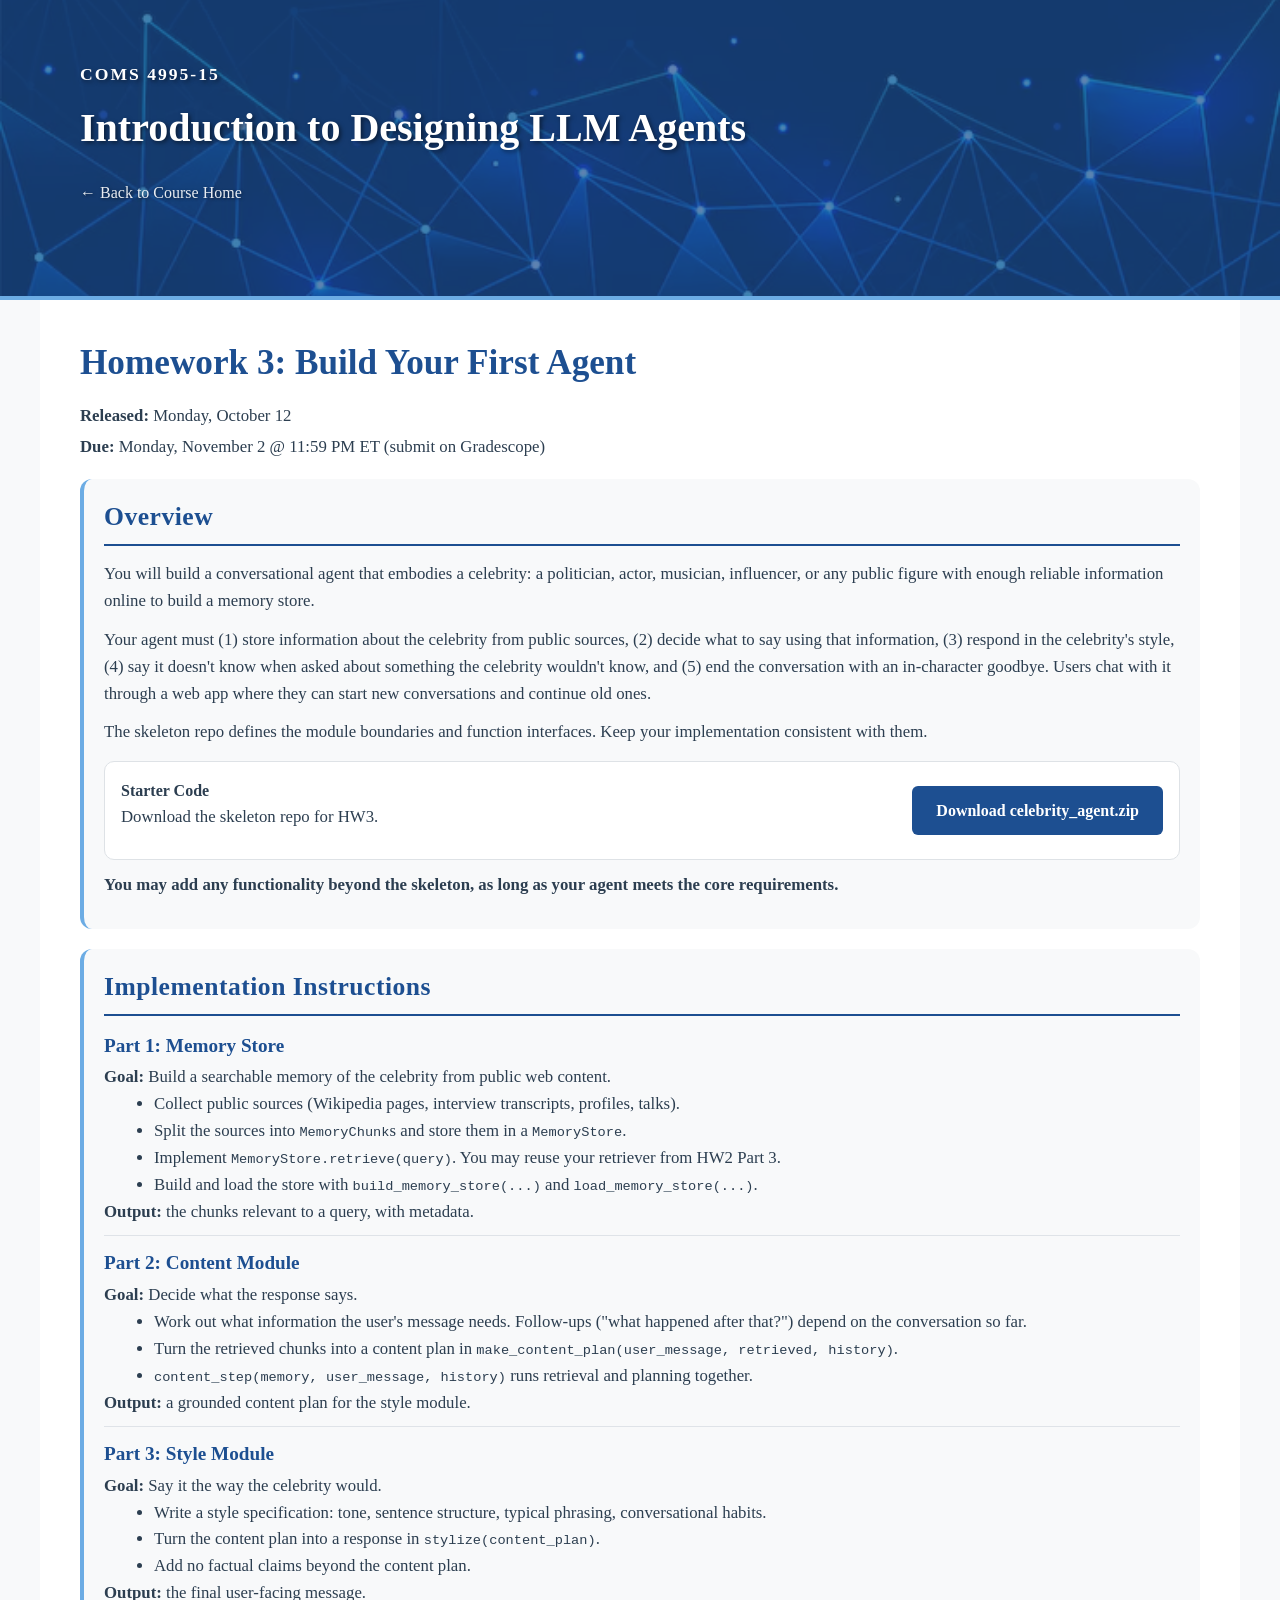
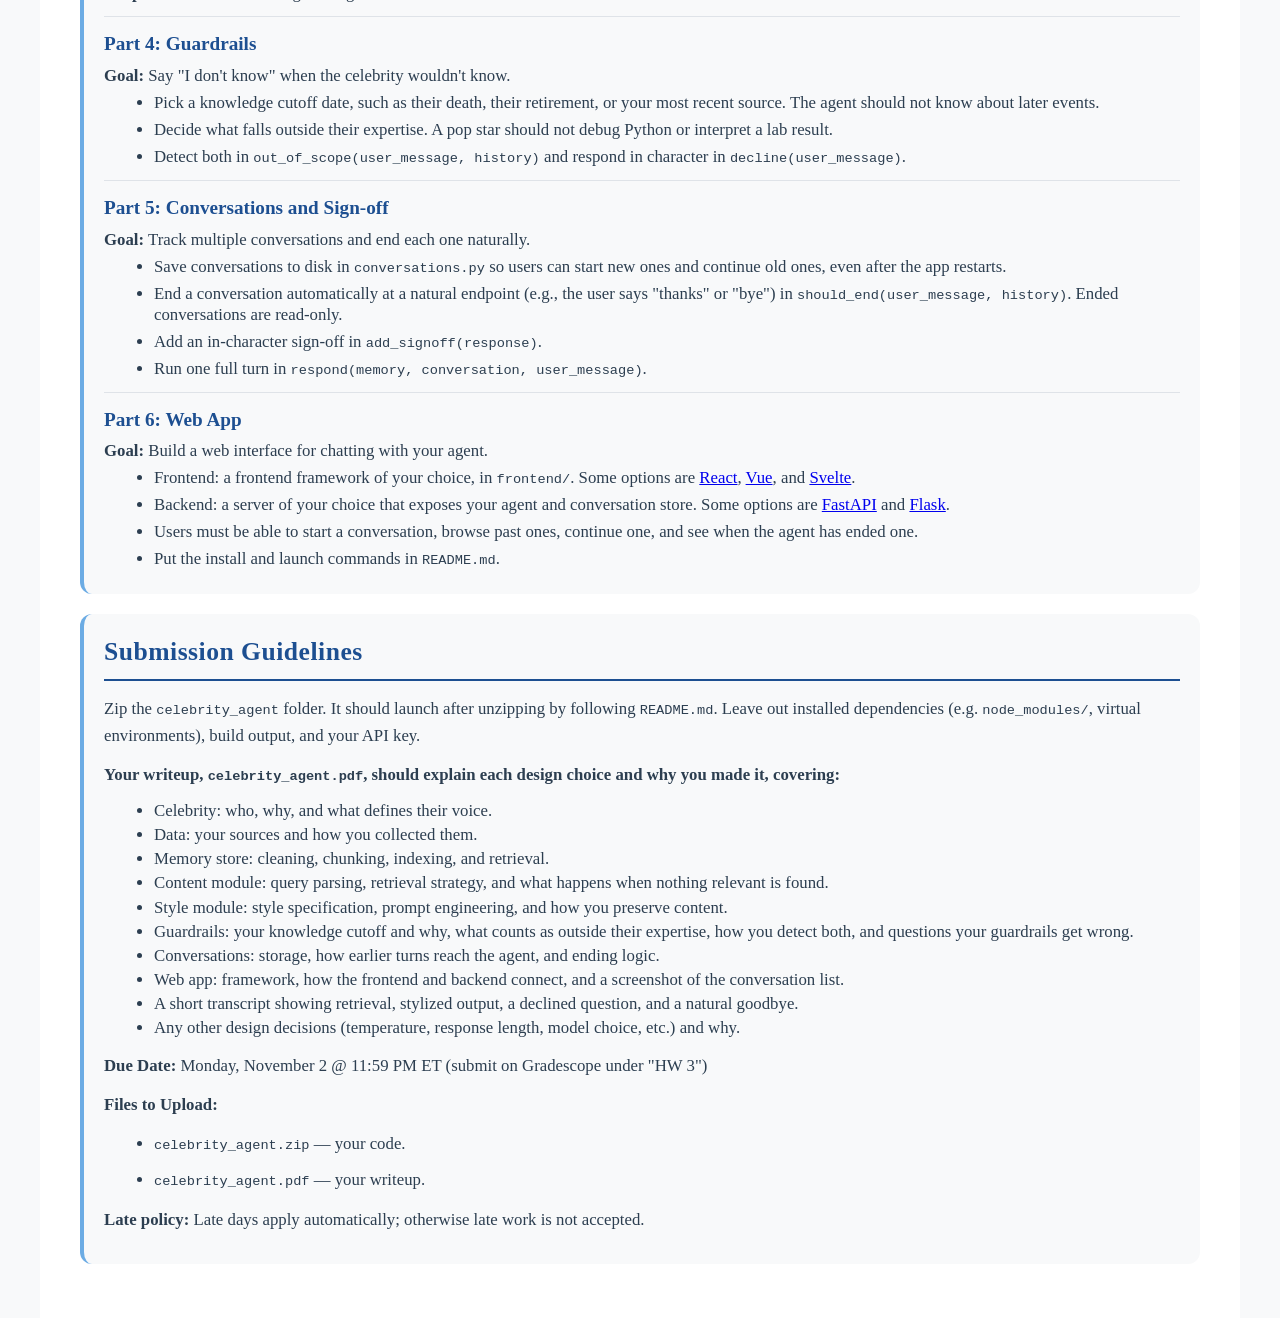
<file: HW3.html>
<!DOCTYPE html>
<html lang="en">
<head>
    <meta charset="UTF-8">
    <meta name="viewport" content="width=device-width, initial-scale=1.0">
    <title>HW 3 - Build Your First Agent</title>
    <link rel="stylesheet" href="assets/styles.css">
    <style>
        .overview, .module-card, .submission-card {
            background-color: #f8f9fa;
            padding: 18px 20px;
            border-radius: 12px;
            border-left: 4px solid #6CACE4;
            margin-bottom: 20px;
        }

        .main-content h1 {
            margin-bottom: 8px;
            font-size: 2.2rem;
            text-shadow: none;
            color: #1D4F91;
        }

        .module-card ul, .submission-card ul, .overview ul {
            margin-top: 10px;
            padding-left: 20px;
        }

        .module-card li, .submission-card li, .overview li {
            margin-bottom: 10px;
            line-height: 1.5;
        }

        .impl-subsection {
            border-top: 1px solid #dfe3e8;
            padding-top: 12px;
            margin-top: 12px;
        }

        .impl-subsection:first-of-type {
            border-top: none;
            padding-top: 0;
            margin-top: 0;
        }

        .impl-subsection h3 {
            margin: 0 0 6px 0;
            color: #1D4F91;
        }

        .impl-subsection p {
            margin: 0 0 6px 0;
            line-height: 1.25;
        }

        .impl-subsection ul {
            margin-top: 6px;
            margin-bottom: 6px;
        }

        .impl-subsection li {
            margin-bottom: 6px;
            line-height: 1.25;
        }

        .download-card {
            background-color: #fff;
            border: 1px solid #dee2e6;
            border-radius: 10px;
            padding: 16px;
            display: flex;
            align-items: center;
            justify-content: space-between;
            flex-wrap: wrap;
            gap: 12px;
            margin-top: 15px;
        }

        .download-card a {
            background-color: #1D4F91;
            color: #fff;
            padding: 12px 24px;
            border-radius: 6px;
            text-decoration: none;
            font-weight: 600;
        }

        .download-card a:hover {
            opacity: 0.9;
        }

        .writeup-list li {
            line-height: 1.2;
            margin-bottom: 4px;
        }
    </style>
</head>
<body>
    <header>
        <div class="header-content">
            <div class="course-number">COMS 4995-15</div>
            <h1>Introduction to Designing LLM Agents</h1>
            <div class="nav-link">
                <a href="index.html">← Back to Course Home</a>
            </div>
        </div>
    </header>

    <div class="container">
        <div class="main-content">
            <h1 style="margin-bottom: 12px;">Homework 3: Build Your First Agent</h1>
            <p style="margin: 0 0 4px 0;"><strong>Released:</strong> Monday, October 12</p>
            <p style="margin: 0 0 18px 0;"><strong>Due:</strong> Monday, November 2 @ 11:59 PM ET (submit on Gradescope)</p>

            <section class="overview">
                <h2>Overview</h2>
                <p>
                    You will build a conversational agent that embodies a celebrity: a politician, actor, musician, influencer, or any public figure with enough reliable information online to build a memory store.
                </p>
                <p>
                    Your agent must (1) store information about the celebrity from public sources, (2) decide what to say using that information, (3) respond in the celebrity's style, (4) say it doesn't know when asked about something the celebrity wouldn't know, and (5) end the conversation with an in-character goodbye. Users chat with it through a web app where they can start new conversations and continue old ones.
                </p>
                <p>
                    The skeleton repo defines the module boundaries and function interfaces. Keep your implementation consistent with them.
                </p>
                <div class="download-card">
                    <div>
                        <strong>Starter Code</strong>
                        <p>Download the skeleton repo for HW3.</p>
                    </div>
                    <a href="assets/celebrity_agent.zip" download>Download celebrity_agent.zip</a>
                </div>
                <p style="margin-top: 12px;">
                    <strong>You may add any functionality beyond the skeleton, as long as your agent meets the core requirements.</strong>
                </p>
            </section>

            <section class="module-card">
                <h2>Implementation Instructions</h2>

                <div class="impl-subsection">
                    <h3>Part 1: Memory Store</h3>
                    <p><strong>Goal:</strong> Build a searchable memory of the celebrity from public web content.</p>
                    <ul>
                        <li>Collect public sources (Wikipedia pages, interview transcripts, profiles, talks).</li>
                        <li>Split the sources into <code>MemoryChunk</code>s and store them in a <code>MemoryStore</code>.</li>
                        <li>Implement <code>MemoryStore.retrieve(query)</code>. You may reuse your retriever from HW2 Part 3.</li>
                        <li>Build and load the store with <code>build_memory_store(...)</code> and <code>load_memory_store(...)</code>.</li>
                    </ul>
                    <p><strong>Output:</strong> the chunks relevant to a query, with metadata.</p>
                </div>

                <div class="impl-subsection">
                    <h3>Part 2: Content Module</h3>
                    <p><strong>Goal:</strong> Decide what the response says.</p>
                    <ul>
                        <li>Work out what information the user's message needs. Follow-ups ("what happened after that?") depend on the conversation so far.</li>
                        <li>Turn the retrieved chunks into a content plan in <code>make_content_plan(user_message, retrieved, history)</code>.</li>
                        <li><code>content_step(memory, user_message, history)</code> runs retrieval and planning together.</li>
                    </ul>
                    <p><strong>Output:</strong> a grounded content plan for the style module.</p>
                </div>

                <div class="impl-subsection">
                    <h3>Part 3: Style Module</h3>
                    <p><strong>Goal:</strong> Say it the way the celebrity would.</p>
                    <ul>
                        <li>Write a style specification: tone, sentence structure, typical phrasing, conversational habits.</li>
                        <li>Turn the content plan into a response in <code>stylize(content_plan)</code>.</li>
                        <li>Add no factual claims beyond the content plan.</li>
                    </ul>
                    <p><strong>Output:</strong> the final user-facing message.</p>
                </div>

                <div class="impl-subsection">
                    <h3>Part 4: Guardrails</h3>
                    <p><strong>Goal:</strong> Say "I don't know" when the celebrity wouldn't know.</p>
                    <ul>
                        <li>Pick a knowledge cutoff date, such as their death, their retirement, or your most recent source. The agent should not know about later events.</li>
                        <li>Decide what falls outside their expertise. A pop star should not debug Python or interpret a lab result.</li>
                        <li>Detect both in <code>out_of_scope(user_message, history)</code> and respond in character in <code>decline(user_message)</code>.</li>
                    </ul>
                </div>

                <div class="impl-subsection">
                    <h3>Part 5: Conversations and Sign-off</h3>
                    <p><strong>Goal:</strong> Track multiple conversations and end each one naturally.</p>
                    <ul>
                        <li>Save conversations to disk in <code>conversations.py</code> so users can start new ones and continue old ones, even after the app restarts.</li>
                        <li>End a conversation automatically at a natural endpoint (e.g., the user says "thanks" or "bye") in <code>should_end(user_message, history)</code>. Ended conversations are read-only.</li>
                        <li>Add an in-character sign-off in <code>add_signoff(response)</code>.</li>
                        <li>Run one full turn in <code>respond(memory, conversation, user_message)</code>.</li>
                    </ul>
                </div>

                <div class="impl-subsection">
                    <h3>Part 6: Web App</h3>
                    <p><strong>Goal:</strong> Build a web interface for chatting with your agent.</p>
                    <ul>
                        <li>Frontend: a frontend framework of your choice, in <code>frontend/</code>. Some options are <a href="https://react.dev">React</a>, <a href="https://vuejs.org">Vue</a>, and <a href="https://svelte.dev">Svelte</a>.</li>
                        <li>Backend: a server of your choice that exposes your agent and conversation store. Some options are <a href="https://fastapi.tiangolo.com">FastAPI</a> and <a href="https://flask.palletsprojects.com">Flask</a>.</li>
                        <li>Users must be able to start a conversation, browse past ones, continue one, and see when the agent has ended one.</li>
                        <li>Put the install and launch commands in <code>README.md</code>.</li>
                    </ul>
                </div>
            </section>

            <section class="submission-card">
                <h2>Submission Guidelines</h2>
                <p>
                    Zip the <code>celebrity_agent</code> folder. It should launch after unzipping by following <code>README.md</code>. Leave out installed dependencies (e.g. <code>node_modules/</code>, virtual environments), build output, and your API key.
                </p>
                <p><strong>Your writeup, <code>celebrity_agent.pdf</code>, should explain each design choice and why you made it, covering:</strong></p>
                <ul class="writeup-list">
                    <li>Celebrity: who, why, and what defines their voice.</li>
                    <li>Data: your sources and how you collected them.</li>
                    <li>Memory store: cleaning, chunking, indexing, and retrieval.</li>
                    <li>Content module: query parsing, retrieval strategy, and what happens when nothing relevant is found.</li>
                    <li>Style module: style specification, prompt engineering, and how you preserve content.</li>
                    <li>Guardrails: your knowledge cutoff and why, what counts as outside their expertise, how you detect both, and questions your guardrails get wrong.</li>
                    <li>Conversations: storage, how earlier turns reach the agent, and ending logic.</li>
                    <li>Web app: framework, how the frontend and backend connect, and a screenshot of the conversation list.</li>
                    <li>A short transcript showing retrieval, stylized output, a declined question, and a natural goodbye.</li>
                    <li>Any other design decisions (temperature, response length, model choice, etc.) and why.</li>
                </ul>
                <p style="margin-top: 12px;"><strong>Due Date:</strong> Monday, November 2 @ 11:59 PM ET (submit on Gradescope under "HW 3")</p>
                <p style="margin-top: 12px;"><strong>Files to Upload:</strong></p>
                <ul>
                    <li><code>celebrity_agent.zip</code> — your code.</li>
                    <li><code>celebrity_agent.pdf</code> — your writeup.</li>
                </ul>
                <p style="margin-top: 12px;"><strong>Late policy:</strong> Late days apply automatically; otherwise late work is not accepted.</p>
            </section>
        </div>
    </div>
</body>
</html>
</file>
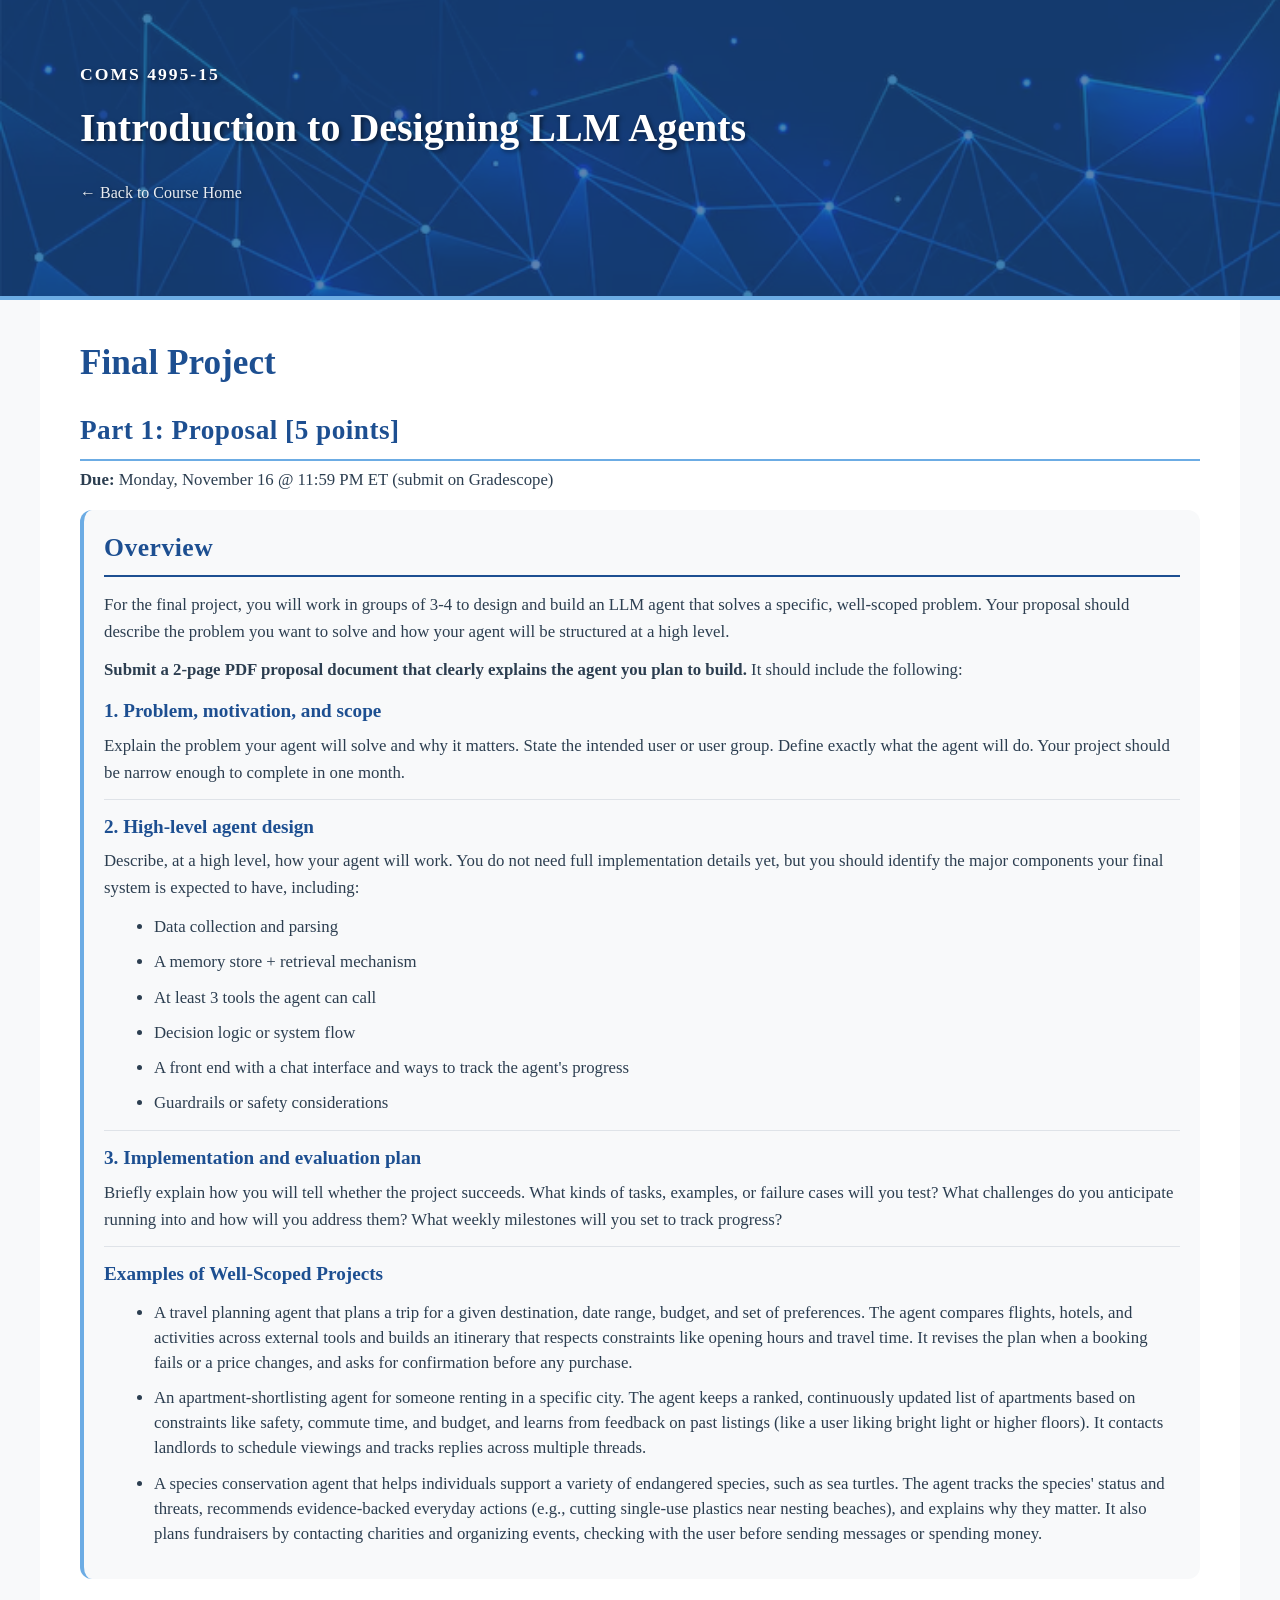
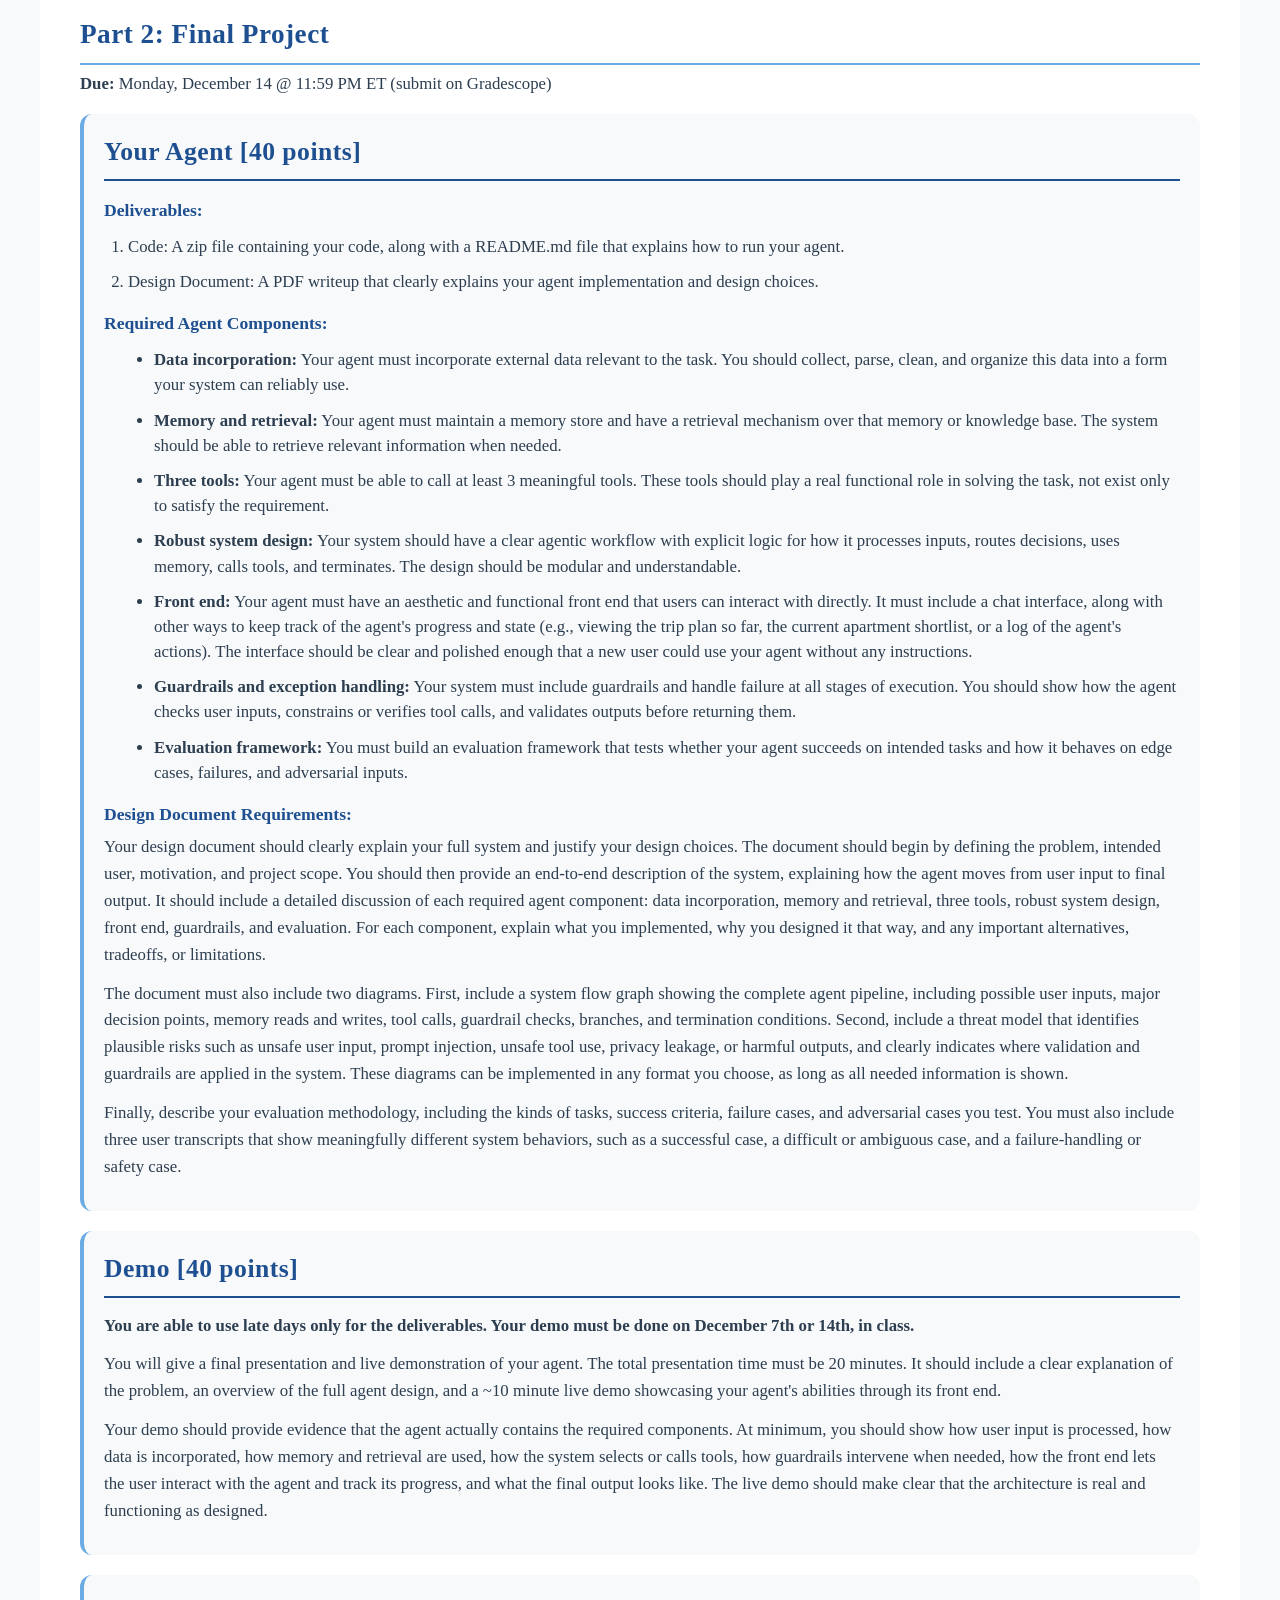
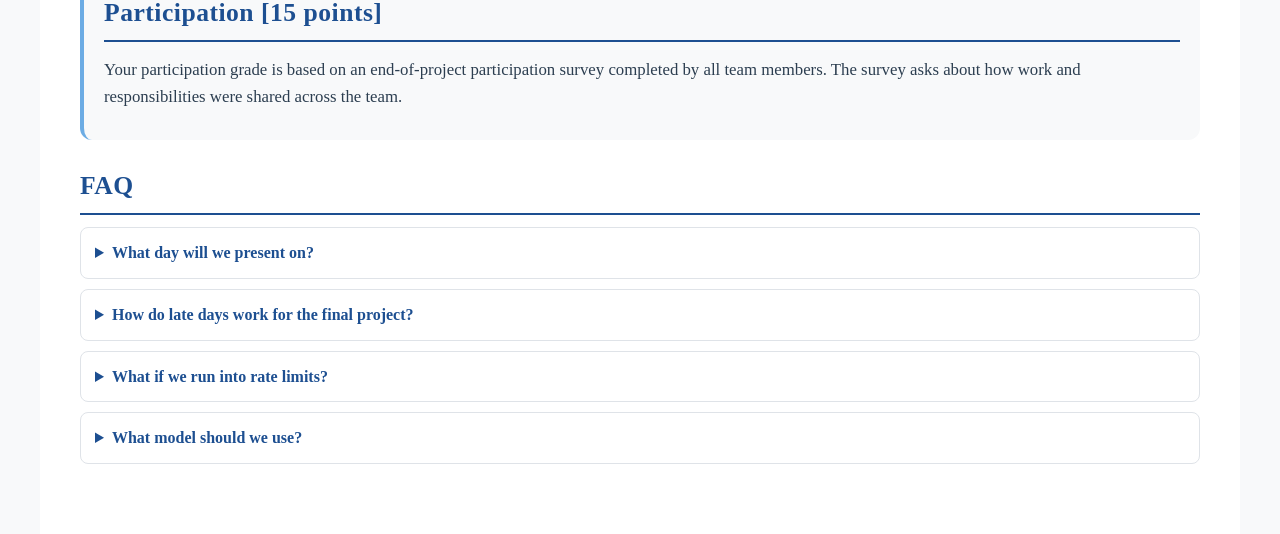
<file: project.html>
<!DOCTYPE html>
<html lang="en">
<head>
    <meta charset="UTF-8">
    <meta name="viewport" content="width=device-width, initial-scale=1.0">
    <title>Final Project</title>
    <link rel="stylesheet" href="assets/styles.css">
    <style>
        .overview, .module-card, .submission-card {
            background-color: #f8f9fa;
            padding: 18px 20px;
            border-radius: 12px;
            border-left: 4px solid #6CACE4;
            margin-bottom: 20px;
        }

        .main-content h1 {
            margin-bottom: 10px;
            font-size: 2.2rem;
            text-shadow: none;
            color: #1D4F91;
        }

        .part-title {
            margin: 34px 0 6px 0;
            padding-bottom: 6px;
            border-bottom: 2px solid #6CACE4;
            color: #1D4F91;
            font-size: 1.7rem;
        }

        .part-title:first-of-type {
            margin-top: 18px;
        }

        .due-line {
            margin: 0 0 16px 0;
        }

        .module-card ul, .submission-card ul, .overview ul, .overview ol {
            margin-top: 10px;
            padding-left: 20px;
        }

        .module-card ol {
            margin-top: 10px;
            margin-bottom: 15px;
            padding-left: 24px;
        }

        .module-card li, .submission-card li, .overview li {
            margin-bottom: 10px;
            line-height: 1.5;
        }

        .module-card h3 {
            margin: 0 0 6px 0;
            color: #1D4F91;
            font-size: 1.1rem;
        }

        .impl-subsection {
            border-top: 1px solid #dfe3e8;
            padding-top: 12px;
            margin-top: 12px;
        }

        .impl-subsection:first-of-type {
            border-top: none;
            padding-top: 0;
            margin-top: 0;
        }

        .impl-subsection h3 {
            margin: 0 0 6px 0;
            color: #1D4F91;
        }

        .faq-section {
            margin-top: 26px;
        }

        .faq-section h2 {
            margin-bottom: 12px;
        }

        .faq-item {
            border: 1px solid #dfe3e8;
            border-radius: 8px;
            margin-bottom: 10px;
            background-color: #ffffff;
        }

        .faq-item summary {
            cursor: pointer;
            padding: 12px 14px;
            font-weight: 600;
            color: #1D4F91;
        }

        .faq-item p {
            margin: 0;
            padding: 0 14px 14px 14px;
            line-height: 1.5;
        }
    </style>
</head>
<body>
    <header>
        <div class="header-content">
            <div class="course-number">COMS 4995-15</div>
            <h1>Introduction to Designing LLM Agents</h1>
            <div class="nav-link">
                <a href="index.html">← Back to Course Home</a>
            </div>
        </div>
    </header>

    <div class="container">
        <div class="main-content">
            <h1>Final Project</h1>

            <!-- ===================== PART 1: PROPOSAL ===================== -->
            <h2 class="part-title" id="proposal">Part 1: Proposal [5 points]</h2>
            <p class="due-line"><strong>Due:</strong> Monday, November 16 @ 11:59 PM ET (submit on Gradescope)</p>

            <section class="overview">
                <h2>Overview</h2>
                <p>
                    For the final project, you will work in groups of 3-4 to design and build an LLM agent that solves a specific, well-scoped problem.
                    Your proposal should describe the problem you want to solve and how your agent will be structured at a high level.
                </p>
                <p>
                    <strong>Submit a 2-page PDF proposal document that clearly explains the agent you plan to build.</strong> It should include the following:</p>

                <div class="impl-subsection">
                    <h3>1. Problem, motivation, and scope</h3>
                    <p>
                        Explain the problem your agent will solve and why it matters. State the intended user or user group. Define exactly what the agent will do.
                        Your project should be narrow enough to complete in one month.
                    </p>
                </div>

                <div class="impl-subsection">
                    <h3>2. High-level agent design</h3>
                    <p>
                        Describe, at a high level, how your agent will work. You do not need full implementation details yet,
                        but you should identify the major components your final system is expected to have, including:
                    </p>
                    <ul>
                        <li>Data collection and parsing</li>
                        <li>A memory store + retrieval mechanism</li>
                        <li>At least 3 tools the agent can call</li>
                        <li>Decision logic or system flow</li>
                        <li>A front end with a chat interface and ways to track the agent's progress</li>
                        <li>Guardrails or safety considerations</li>
                    </ul>
                </div>

                <div class="impl-subsection">
                    <h3>3. Implementation and evaluation plan</h3>
                    <p>Briefly explain how you will tell whether the project succeeds. What kinds of tasks, examples, or failure cases will you test? What challenges do you anticipate running into and how will you address them? What weekly milestones will you set to track progress?</p>
                </div>

                <div class="impl-subsection">
                    <h3>Examples of Well-Scoped Projects</h3>
                    <ul>
                        <li>
                            A travel planning agent that plans a trip for a given destination, date range, budget, and set of preferences.
                            The agent compares flights, hotels, and activities across external tools and builds an itinerary that respects constraints like opening hours and travel time.
                            It revises the plan when a booking fails or a price changes, and asks for confirmation before any purchase.
                        </li>
                        <li>
                            An apartment-shortlisting agent for someone renting in a specific city.
                            The agent keeps a ranked, continuously updated list of apartments based on constraints like safety, commute time, and budget, and learns from feedback on past listings (like a user liking bright light or higher floors).
                            It contacts landlords to schedule viewings and tracks replies across multiple threads.
                        </li>
                        <li>
                            A species conservation agent that helps individuals support a variety of endangered species, such as sea turtles.
                            The agent tracks the species' status and threats, recommends evidence-backed everyday actions (e.g., cutting single-use plastics near nesting beaches), and explains why they matter.
                            It also plans fundraisers by contacting charities and organizing events, checking with the user before sending messages or spending money.
                        </li>
                    </ul>
                </div>
            </section>

            <!-- ===================== PART 2: FINAL PROJECT ===================== -->
            <h2 class="part-title" id="final">Part 2: Final Project</h2>
            <p class="due-line"><strong>Due:</strong> Monday, December 14 @ 11:59 PM ET (submit on Gradescope)</p>

            <section class="module-card">
                <h2>Your Agent [40 points]</h2>
                <h3>Deliverables: </h3>
                <ol>
                    <li>Code: A zip file containing your code, along with a README.md file that explains how to run your agent.</li>
                    <li>Design Document: A PDF writeup that clearly explains your agent implementation and design choices.</li>
                </ol>
                <h3>Required Agent Components:</h3>
                <ul>
                    <li><strong>Data incorporation:</strong> Your agent must incorporate external data relevant to the task. You should collect, parse, clean, and organize this data into a form your system can reliably use.</li>
                    <li><strong>Memory and retrieval:</strong> Your agent must maintain a memory store and have a retrieval mechanism over that memory or knowledge base. The system should be able to retrieve relevant information when needed.</li>
                    <li><strong>Three tools:</strong> Your agent must be able to call at least 3 meaningful tools. These tools should play a real functional role in solving the task, not exist only to satisfy the requirement.</li>
                    <li><strong>Robust system design:</strong> Your system should have a clear agentic workflow with explicit logic for how it processes inputs, routes decisions, uses memory, calls tools, and terminates. The design should be modular and understandable.</li>
                    <li><strong>Front end:</strong> Your agent must have an aesthetic and functional front end that users can interact with directly. It must include a chat interface, along with other ways to keep track of the agent's progress and state (e.g., viewing the trip plan so far, the current apartment shortlist, or a log of the agent's actions). The interface should be clear and polished enough that a new user could use your agent without any instructions.</li>
                    <li><strong>Guardrails and exception handling:</strong> Your system must include guardrails and handle failure at all stages of execution. You should show how the agent checks user inputs, constrains or verifies tool calls, and validates outputs before returning them.</li>
                    <li><strong>Evaluation framework:</strong> You must build an evaluation framework that tests whether your agent succeeds on intended tasks and how it behaves on edge cases, failures, and adversarial inputs.</li>
                </ul>

                <h3>Design Document Requirements:</h3>
                <p>
                    Your design document should clearly explain your full system and justify your design choices. The document should begin by defining the problem, intended user, motivation, and project scope. You should then provide an end-to-end description of the system, explaining how the agent moves from user input to final output. It should include a detailed discussion of each required agent component: data incorporation, memory and retrieval, three tools, robust system design, front end, guardrails, and evaluation.
                    For each component, explain what you implemented, why you designed it that way, and any important alternatives, tradeoffs, or limitations.
                </p>
                <p>
                    The document must also include two diagrams.
                    First, include a system flow graph showing the complete agent pipeline, including possible user inputs, major decision points, memory reads and writes, tool calls, guardrail checks, branches, and termination conditions.
                    Second, include a threat model that identifies plausible risks such as unsafe user input, prompt injection, unsafe tool use, privacy leakage, or harmful outputs, and clearly indicates where validation and guardrails are applied in the system.
                    These diagrams can be implemented in any format you choose, as long as all needed information is shown.
                </p>
                <p>
                    Finally, describe your evaluation methodology, including the kinds of tasks, success criteria, failure cases, and adversarial cases you test.
                    You must also include three user transcripts that show meaningfully different system behaviors, such as a successful case, a difficult or ambiguous case, and a failure-handling or safety case.
                </p>
            </section>

            <section class="module-card">
                <h2>Demo [40 points]</h2>
                <p><strong>You are able to use late days only for the deliverables. Your demo must be done on December 7th or 14th, in class.</strong></p>
                <p>
                    You will give a final presentation and live demonstration of your agent.
                    The total presentation time must be 20 minutes.
                    It should include a clear explanation of the problem, an overview of the full agent design, and a ~10 minute live demo showcasing your agent's abilities through its front end.
                </p>
                <p>
                    Your demo should provide evidence that the agent actually contains the required components.
                    At minimum, you should show how user input is processed, how data is incorporated, how memory and retrieval are used, how the system selects or calls tools, how guardrails intervene when needed, how the front end lets the user interact with the agent and track its progress, and what the final output looks like.
                    The live demo should make clear that the architecture is real and functioning as designed.
                </p>
            </section>

            <section class="module-card">
                <h2>Participation [15 points]</h2>
                <p>
                    Your participation grade is based on an end-of-project participation survey completed by all team members.
                    The survey asks about how work and responsibilities were shared across the team.
                </p>
            </section>

            <section class="faq-section" id="faq">
                <h2>FAQ</h2>

                <details class="faq-item">
                    <summary>What day will we present on?</summary>
                    <p>
                        In the interest of fairness, all teams should come prepared to present on December 7th. 
                        We will use a random selection process to determine which groups will present that day at the very beginning of class.
                    </p>
                </details>

                <details class="faq-item">
                    <summary>How do late days work for the final project?</summary>
                    <p>
                        If you use late days on the final project or proposal, all team members must each use a late day.
                        If one team member has no late days left, their team cannot submit anything late.
                    </p>
                </details>

                <details class="faq-item">
                    <summary>What if we run into rate limits?</summary>
                    <p>
                        You have one month to complete this project, so you should plan your development process accordingly.
                        We expect teams to work around rate limits through good engineering practice: start early, test incrementally,
                        cache intermediate outputs where appropriate, and avoid leaving all large-scale experimentation or evaluation to the end.
                        In emergency cases, you may make additional accounts to reset your credit usage, but do not rely on this.
                    </p>
                </details>

                <details class="faq-item">
                    <summary>What model should we use?</summary>
                    <p>
                        You may use Gemini Flash or any other model available through
                        <a href="https://openrouter.ai/" target="_blank" rel="noopener">OpenRouter</a>.
                        Part of the project is making reasonable design decisions, so you should be able to justify
                        your model choice based on the needs of your agent.
                    </p>
                    <p>
                        Free models are sufficient. You may choose to use a paid model and cover the costs yourself,
                        but your agent should still work effectively with a free model.
                    </p>
                    <p>
                        <a href="assets/openrouter_example.py" download>Download example code</a>
                        showing how to call a model through OpenRouter and have it use a tool.
                    </p>
                </details>
            </section>
        </div>
    </div>
</body>
</html>
</file>
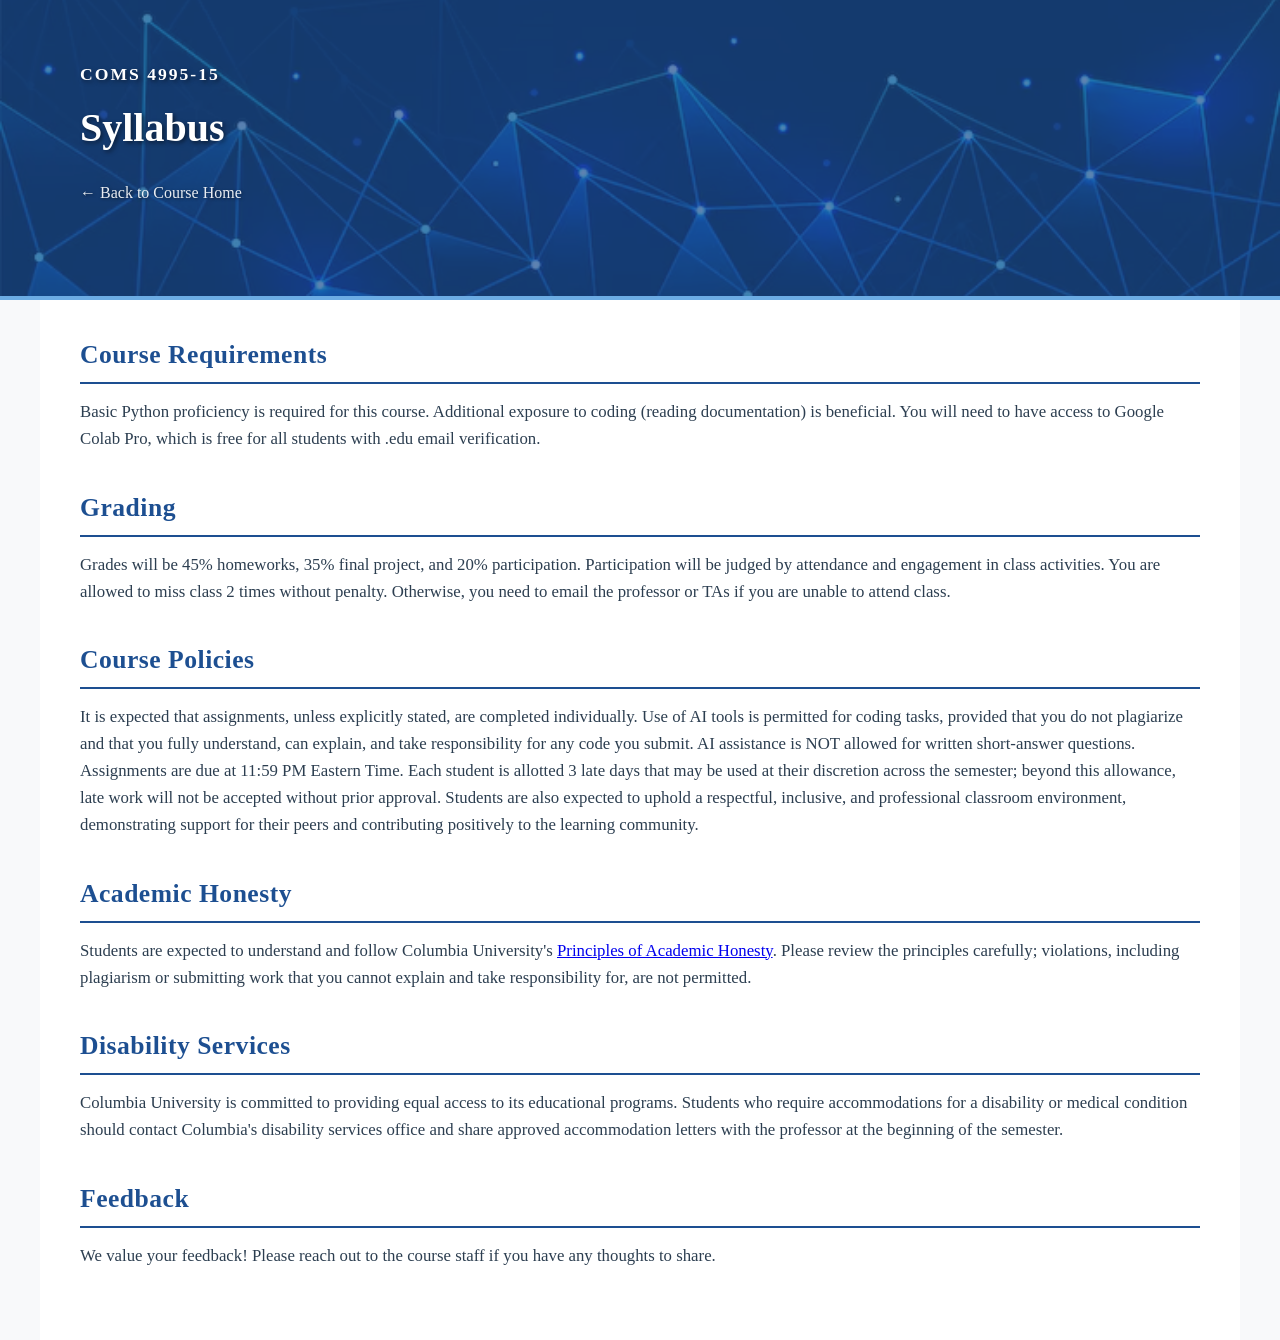
<file: syllabus.html>
<!DOCTYPE html>
<html lang="en">
<head>
    <meta charset="UTF-8">
    <meta name="viewport" content="width=device-width, initial-scale=1.0">
    <title>Syllabus - COMS 4995-15 | Columbia University</title>
    <link rel="stylesheet" href="assets/styles.css">
    <style>

        .assignment-item {
            margin-bottom: 25px;
            padding-left: 20px;
            border-left: 3px solid #1D4F91;
        }

        .assignment-item h3 {
            margin-top: 0;
            color: #1D4F91;
        }

        .assignment-item p {
            margin-bottom: 8px;
        }
    </style>
</head>
<body>
    <header>
        <div class="header-content">
            <div class="course-number">COMS 4995-15</div>
            <h1>Syllabus</h1>
            <div class="nav-link">
                <a href="index.html">← Back to Course Home</a>
            </div>
        </div>
    </header>

    <div class="container">
        <div class="main-content">
            <section id="requirements">
                <h2>Course Requirements</h2>
                <p>Basic Python proficiency is required for this course. Additional exposure to coding (reading documentation) is beneficial. You will need to have access to Google Colab Pro, which is free for all students with .edu email verification.</p>
            </section>

            <section id="grading">
                <h2>Grading</h2>
                <p>Grades will be 45% homeworks, 35% final project, and 20% participation. Participation will be judged by attendance and engagement in class activities. You are allowed to miss class 2 times without penalty. Otherwise, you need to email the professor or TAs if you are unable to attend class.</p>
            </section>

            <section id="policies">
                <h2>Course Policies</h2>
                <p>It is expected that assignments, unless explicitly stated, are completed individually. Use of AI tools is permitted for coding tasks, provided that you do not plagiarize and that you fully understand, can explain, and take responsibility for any code you submit. AI assistance is NOT allowed for written short-answer questions. Assignments are due at 11:59 PM Eastern Time. Each student is allotted 3 late days that may be used at their discretion across the semester; beyond this allowance, late work will not be accepted without prior approval. Students are also expected to uphold a respectful, inclusive, and professional classroom environment, demonstrating support for their peers and contributing positively to the learning community.</p>
            </section>

            <section id="academic-honesty">
                <h2>Academic Honesty</h2>
                <p>Students are expected to understand and follow Columbia University's <a href="https://www.cs.columbia.edu/academic/academic-honesty/" target="_blank" rel="noopener noreferrer">Principles of Academic Honesty</a>. Please review the principles carefully; violations, including plagiarism or submitting work that you cannot explain and take responsibility for, are not permitted.</p>
            </section>

            <section id="disability-services">
                <h2>Disability Services</h2>
                <p>Columbia University is committed to providing equal access to its educational programs. Students who require accommodations for a disability or medical condition should contact Columbia's disability services office and share approved accommodation letters with the professor at the beginning of the semester.</p>
            </section>

            <section id="feedback">
                <h2>Feedback</h2>
                <p>We value your feedback! Please reach out to the course staff if you have any thoughts to share.</p>
            </section>
        </div>
    </div>
</body>
</html>
</file>
<file: assets/styles.css>
/* Shared Styles for COMS 4995-15 Course Website */

* {
    margin: 0;
    padding: 0;
    box-sizing: border-box;
}

body {
    font-family: 'Georgia', 'Times New Roman', serif;
    line-height: 1.6;
    color: #2c3e50;
    background-color: #f8f9fa;
    margin: 0;
    padding: 0;
}

.container {
    max-width: 1200px;
    margin: 0 auto;
    padding: 0;
    background-color: white;
    width: 100%;
}

header {
    position: relative;
    background-color: #1D4F91;
    color: white;
    padding: 60px 0;
    border-bottom: 4px solid #6CACE4;
    background-image: url('images/banner.png');
    background-size: cover;
    background-position: center center;
    background-repeat: no-repeat;
    min-height: 300px;
}

header::before {
    content: '';
    position: absolute;
    top: 0;
    left: 0;
    right: 0;
    bottom: 0;
    background: rgba(29, 79, 145, 0.7);
    z-index: 1;
}

.header-content {
    max-width: 1200px;
    margin: 0 auto;
    padding: 0 40px;
    position: relative;
    z-index: 2;
    box-sizing: border-box;
}

.course-number {
    font-size: 1.1em;
    font-weight: 600;
    margin-bottom: 8px;
    letter-spacing: 2px;
    text-shadow: 2px 2px 4px rgba(0, 0, 0, 0.5);
}

h1 {
    font-size: 2.5em;
    margin-bottom: 20px;
    font-weight: 700;
    text-shadow: 2px 2px 4px rgba(0, 0, 0, 0.5);
}

.professor {
    font-size: 1em;
    margin-top: 15px;
    text-shadow: 1px 1px 3px rgba(0, 0, 0, 0.5);
}

.professor p {
    margin-bottom: 5px;
}

.nav-link {
    margin-top: 15px;
}

.nav-link a {
    color: white;
    text-decoration: none;
    opacity: 0.9;
    text-shadow: 1px 1px 3px rgba(0, 0, 0, 0.5);
}

.nav-link a:hover {
    opacity: 1;
    text-decoration: underline;
}

.main-content {
    padding: 35px 40px;
    box-sizing: border-box;
}

section {
    margin-bottom: 35px;
}

h2 {
    color: #1D4F91;
    font-size: 1.6em;
    margin-bottom: 15px;
    padding-bottom: 6px;
    border-bottom: 2px solid #1D4F91;
    font-weight: 600;
    letter-spacing: 0.5px;
}

h3 {
    color: #2c3e50;
    font-size: 1.2em;
    margin-top: 15px;
    margin-bottom: 10px;
    font-weight: 600;
}

p {
    margin-bottom: 12px;
    text-align: left;
    font-size: 1.05em;
}

ul {
    margin-left: 30px;
    margin-bottom: 15px;
}

li {
    margin-bottom: 8px;
    font-size: 1.05em;
}
</file>
